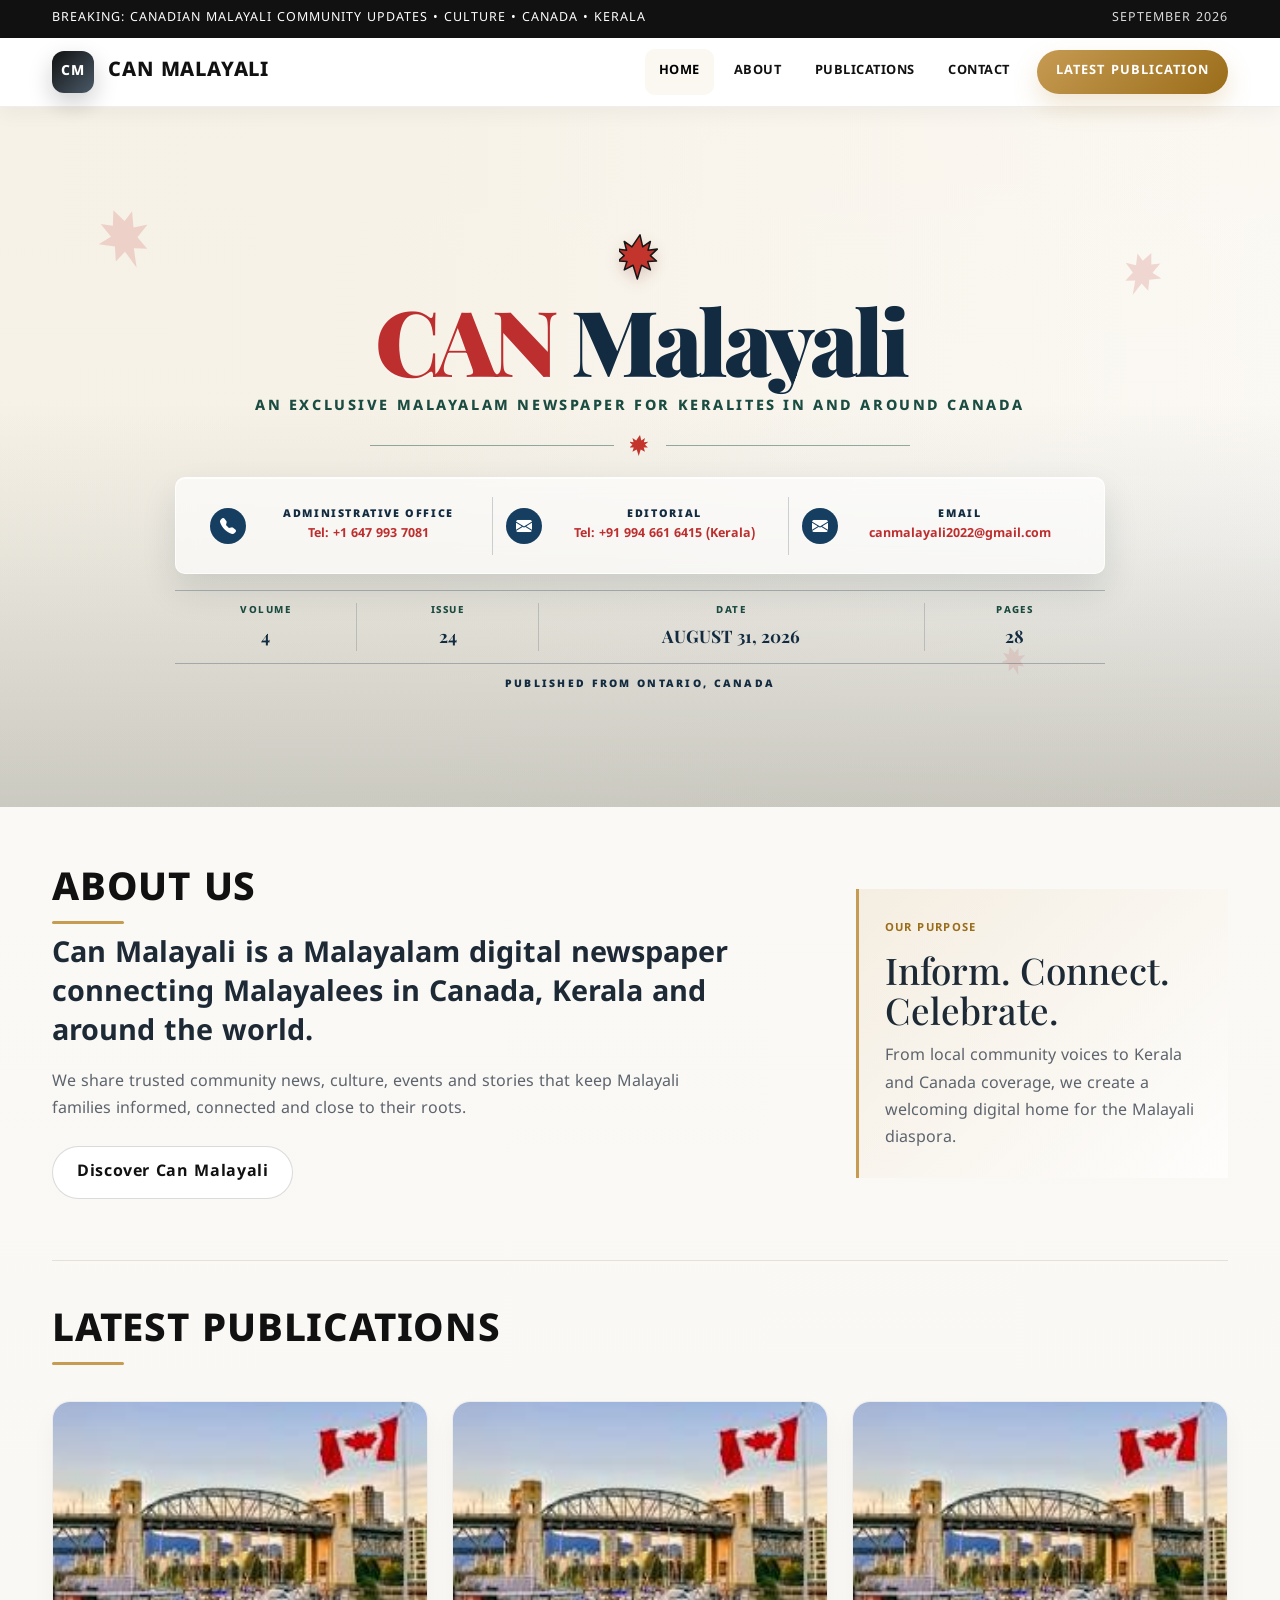
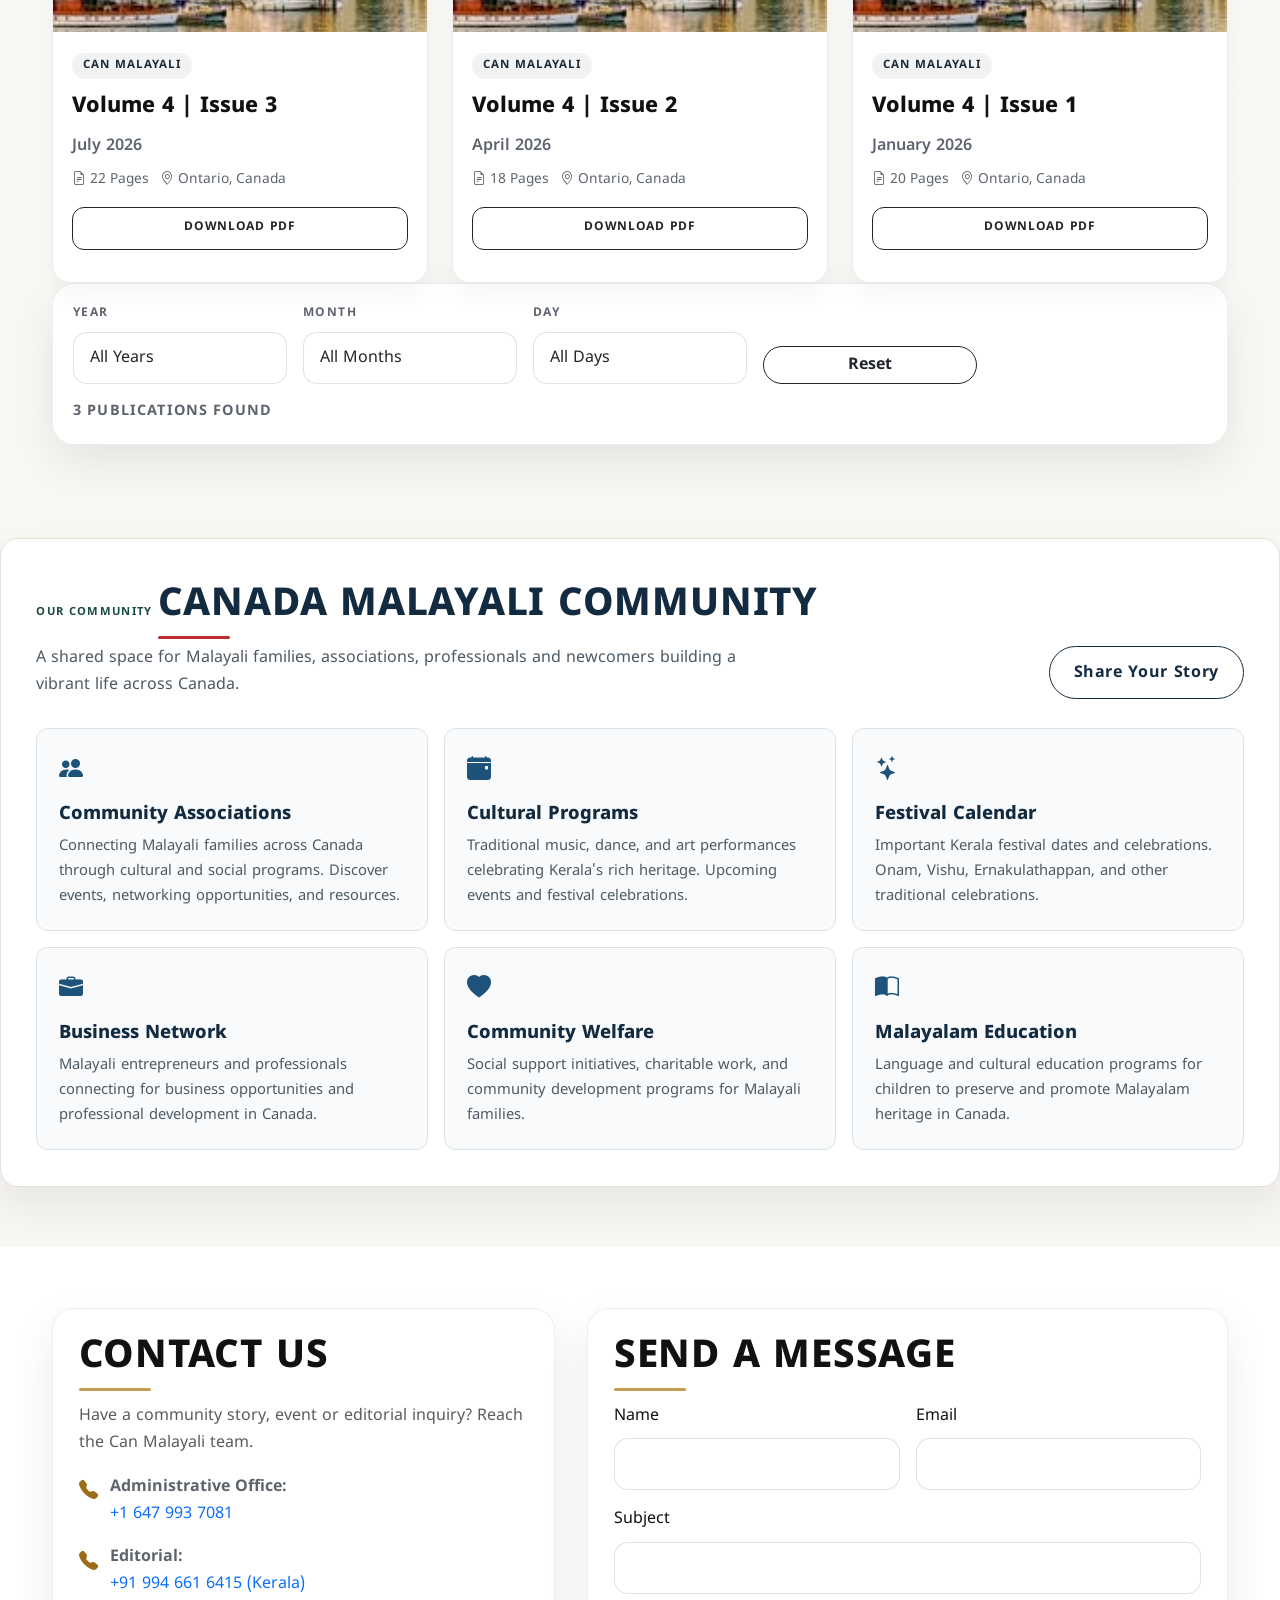
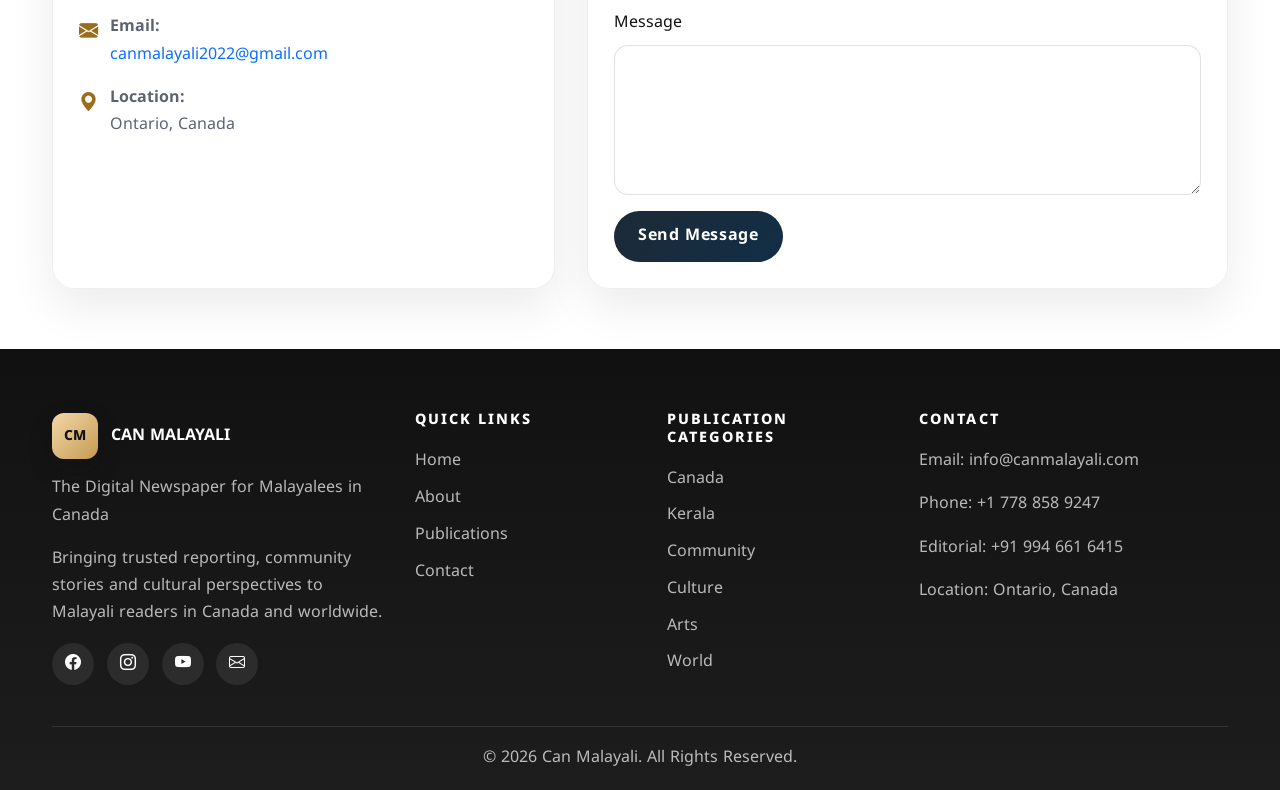
<file: index.html>
<!DOCTYPE html>
<html lang="en">
  <head>
    <meta charset="UTF-8" />
    <meta name="viewport" content="width=device-width, initial-scale=1.0" />
    <title>Can Malayali | The Digital Newspaper for Malayalees in Canada</title>
    <meta name="description" content="Can Malayali is a Malayalam digital newspaper bringing news, stories, culture and community updates for Malayalees in Canada and around the world." />
    <meta property="og:title" content="Can Malayali | The Digital Newspaper for Malayalees in Canada" />
    <meta property="og:description" content="Can Malayali is a Malayalam digital newspaper bringing news, stories, culture and community updates for Malayalees in Canada and around the world." />
    <meta property="og:type" content="website" />
    <meta property="og:url" content="https://devashilpa.github.io/canmalayali/" />
    <meta property="og:image" content="assets/images/hero.jpg" />
    <link rel="preconnect" href="https://fonts.googleapis.com" />
    <link rel="preconnect" href="https://fonts.gstatic.com" crossorigin />
    <link href="https://fonts.googleapis.com/css2?family=Noto+Sans+Malayalam:wght@400;500;700;800;900&family=Playfair+Display:wght@700;800;900&display=swap" rel="stylesheet" />
    <link href="https://cdn.jsdelivr.net/npm/bootstrap@5.3.3/dist/css/bootstrap.min.css" rel="stylesheet" />
    <link href="https://cdn.jsdelivr.net/npm/bootstrap-icons@1.11.3/font/bootstrap-icons.min.css" rel="stylesheet" />
    <link rel="stylesheet" href="css/style.css" />
  </head>
  <body>
    <div class="topbar">
      <div class="container">
        <div class="news-flash">Breaking: Canadian Malayali community updates • Culture • Canada • Kerala</div>
        <div class="date">September 2026</div>
      </div>
    </div>

    <nav class="navbar navbar-expand-lg">
      <div class="container">
        <a class="navbar-brand" href="index.html" aria-label="Can Malayali home page">
          <span class="brand-mark">CM</span>
          <span>CAN MALAYALI</span>
        </a>
        <button class="navbar-toggler" type="button" data-bs-toggle="collapse" data-bs-target="#mainNav" aria-label="Toggle navigation">
          <span class="navbar-toggler-icon"></span>
        </button>
        <div class="collapse navbar-collapse" id="mainNav">
          <ul class="navbar-nav ms-auto mb-2 mb-lg-0">
            <li class="nav-item"><a class="nav-link active" href="index.html">Home</a></li>
            <li class="nav-item"><a class="nav-link" href="#about">About</a></li>
            <li class="nav-item"><a class="nav-link" href="#publications">Publications</a></li>
            <li class="nav-item"><a class="nav-link" href="#contact">Contact</a></li>
            <li class="nav-item ms-lg-2"><a class="btn navbar-btn" href="#publications">Latest Publication</a></li>
          </ul>
        </div>
      </div>
    </nav>

    <header class="hero-section">
      <div class="hero-atmosphere" aria-hidden="true">
        <span class="maple-leaf maple-leaf-one"></span>
        <span class="maple-leaf maple-leaf-two"></span>
        <span class="maple-leaf maple-leaf-three"></span>
      </div>
      <div class="container hero-container">
        <div class="hero-masthead">
          <div class="maple-emblem" aria-hidden="true"><svg viewBox="0 0 100 125"><path d="M50 5l7 31 20-14-6 23 24-3-18 17 16 14-23 1 7 22-23-12-11 36-11-36-23 12 7-22-23-1 16-14-18-17 24 3-6-23 20 14z" /></svg></div>
          <h1 class="hero-title"><span>CAN</span> Malayali</h1>
          <div class="hero-subtitle">AN EXCLUSIVE MALAYALAM  NEWSPAPER FOR KERALITES IN AND AROUND CANADA</div>
          <div class="hero-divider" aria-hidden="true"><span class="maple-emblem maple-emblem-small"><svg viewBox="0 0 100 125"><path d="M50 5l7 31 20-14-6 23 24-3-18 17 16 14-23 1 7 22-23-12-11 36-11-36-23 12 7-22-23-1 16-14-18-17 24 3-6-23 20 14z" /></svg></span></div>

          <div class="hero-contact-panel">
            <div class="hero-contact-item">
              <i class="bi bi-telephone-fill hero-contact-icon" aria-hidden="true"></i>
              <span class="hero-contact-label">Administrative Office</span>
              <a href="tel:+16479937081">Tel: +1 647 993 7081</a>
            </div>
            <div class="hero-contact-item">
              <i class="bi bi-envelope-fill hero-contact-icon" aria-hidden="true"></i>
              <span class="hero-contact-label">Editorial</span>
              <span>Tel: +91 994 661 6415 (Kerala)</span>
            </div>
            <div class="hero-contact-item">
              <i class="bi bi-envelope-fill hero-contact-icon" aria-hidden="true"></i>
              <span class="hero-contact-label">Email</span>
              <a href="mailto:canmalayali2022@gmail.com">canmalayali2022@gmail.com</a>
            </div>
          </div>

          <div class="hero-publication-strip" aria-label="Publication information">
            <div><span>Volume</span><strong>4</strong></div>
            <div><span>Issue</span><strong>24</strong></div>
            <div><span>Date</span><strong>August 31, 2026</strong></div>
            <div><span>Pages</span><strong>28</strong></div>
          </div>
          <div class="hero-origin">Published from Ontario, Canada</div>
        </div>
      </div>
    </header>

    <main>
      <section id="about" class="content-section">
        <div class="container">
          <div class="homepage-about-grid">
            <div>
              <h2 class="section-heading">About Us</h2>
              <p class="homepage-about-lead">Can Malayali is a Malayalam digital newspaper connecting Malayalees in Canada, Kerala and around the world.</p>
              <p class="homepage-about-copy">We share trusted community news, culture, events and stories that keep Malayali families informed, connected and close to their roots.</p>
              <a href="#about" class="btn btn-outline-primary">Discover Can Malayali</a>
            </div>
            <div class="homepage-about-note">
              <span class="category-label">Our purpose</span>
              <h3>Inform. Connect. Celebrate.</h3>
              <p>From local community voices to Kerala and Canada coverage, we create a welcoming digital home for the Malayali diaspora.</p>
            </div>
          </div>

        

          <div id="publications" class="homepage-publication-heading">
            <div class="d-flex justify-content-between align-items-end flex-wrap gap-3 mb-4">
              <h2 class="section-heading">Latest Publications</h2>
            </div>
            <div id="latestPublication" class="publication-grid"></div>
            <div class="filter-panel homepage-filter-panel">
              <div class="filter-grid">
                <div class="field">
                  <label for="yearFilter">Year</label>
                  <select id="yearFilter" class="form-select"><option value="">All Years</option></select>
                </div>
                <div class="field">
                  <label for="monthFilter">Month</label>
                  <select id="monthFilter" class="form-select"><option value="">All Months</option></select>
                </div>
                <div class="field">
                  <label for="dayFilter">Day</label>
                  <select id="dayFilter" class="form-select"><option value="">All Days</option></select>
                </div>
                <div class="field">
                  <div class="filter-actions">
                    <button id="reset-button" class="btn btn-outline-dark w-100" type="button">Reset</button>
                  </div>
                </div>
              </div>
              <div id="latestResultCount" class="results-count mt-3">3 Latest Publications</div>
            </div>
          </div>
        </div>
      </section>

        <section id="community" class="community-section bg-white">
            <div class="community-heading-row">
              <div>
                <span class="category-label">Our community</span>
                <h2 id="community-title" class="section-heading">Canada Malayali Community</h2>
                <p class="community-intro">A shared space for Malayali families, associations, professionals and newcomers building a vibrant life across Canada.</p>
              </div>
              <a href="#contact" class="btn btn-outline-primary">Share Your Story</a>
            </div>
            <div class="community-grid">
              <article class="community-card">
                <i class="bi bi-people-fill" aria-hidden="true"></i>
                <h3>Community Associations</h3>
                <p>Connecting Malayali families across Canada through cultural and social programs. Discover events, networking opportunities, and resources.</p>
              </article>
              <article class="community-card">
                <i class="bi bi-calendar-event-fill" aria-hidden="true"></i>
                <h3>Cultural Programs</h3>
                <p>Traditional music, dance, and art performances celebrating Kerala's rich heritage. Upcoming events and festival celebrations.</p>
              </article>
              <article class="community-card">
                <i class="bi bi-stars" aria-hidden="true"></i>
                <h3>Festival Calendar</h3>
                <p>Important Kerala festival dates and celebrations. Onam, Vishu, Ernakulathappan, and other traditional celebrations.</p>
              </article>
              <article class="community-card">
                <i class="bi bi-briefcase-fill" aria-hidden="true"></i>
                <h3>Business Network</h3>
                <p>Malayali entrepreneurs and professionals connecting for business opportunities and professional development in Canada.</p>
              </article>
              <article class="community-card">
                <i class="bi bi-heart-fill" aria-hidden="true"></i>
                <h3>Community Welfare</h3>
                <p>Social support initiatives, charitable work, and community development programs for Malayali families.</p>
              </article>
              <article class="community-card">
                <i class="bi bi-book-half" aria-hidden="true"></i>
                <h3>Malayalam Education</h3>
                <p>Language and cultural education programs for children to preserve and promote Malayalam heritage in Canada.</p>
              </article>
            </div>
          </section>

      <section id="contact" class="content-section bg-white" aria-labelledby="homepage-contact-title">
        <div class="container">
          <div class="contact-grid">
            <div class="contact-card">
              <h2 id="homepage-contact-title" class="section-heading">Contact Us</h2>
              <p class="text-muted">Have a community story, event or editorial inquiry? Reach the Can Malayali team.</p>
              <ul class="contact-list">
                <li><i class="bi bi-telephone-fill"></i><div><strong>Administrative Office:</strong><br /><a href="tel:+16479937081">+1 647 993 7081</a></div></li>
                <li><i class="bi bi-telephone-fill"></i><div><strong>Editorial:</strong><br /><a href="tel:+919946616415">+91 994 661 6415 (Kerala)</a></div></li>
                <li><i class="bi bi-envelope-fill"></i><div><strong>Email:</strong><br /><a href="mailto:canmalayali2022@gmail.com">canmalayali2022@gmail.com</a></div></li>
                <li><i class="bi bi-geo-alt-fill"></i><div><strong>Location:</strong><br />Ontario, Canada</div></li>
              </ul>
            </div>

            <div class="contact-card">
              <h2 class="section-heading">Send a Message</h2>
              <form id="contactForm" novalidate>
                <div class="row g-3">
                  <div class="col-md-6">
                    <label for="homepageName" class="form-label">Name</label>
                    <input type="text" class="form-control" id="homepageName" name="name" required />
                  </div>
                  <div class="col-md-6">
                    <label for="homepageEmail" class="form-label">Email</label>
                    <input type="email" class="form-control" id="homepageEmail" name="email" required />
                  </div>
                  <div class="col-12">
                    <label for="homepageSubject" class="form-label">Subject</label>
                    <input type="text" class="form-control" id="homepageSubject" name="subject" required />
                  </div>
                  <div class="col-12">
                    <label for="homepageMessage" class="form-label">Message</label>
                    <textarea class="form-control" id="homepageMessage" name="message" required></textarea>
                  </div>
                  <div class="col-12">
                    <button type="submit" class="btn btn-primary">Send Message</button>
                  </div>
                </div>
              </form>
              <div id="contactSuccess" class="alert alert-success mt-3 d-none" role="alert"></div>
            </div>
          </div>
        </div>
      </section>


      <!-- <section class="content-section bg-white">
        <div class="container">
          <h2 class="section-heading">Featured News</h2>
          <div class="featured-grid mt-4">
            <article class="article-card">
              <div class="image-wrap">
                <img src="https://images.unsplash.com/photo-1529156069898-49953e39b3ac?auto=format&fit=crop&w=900&q=80" alt="Canadian Malayali community event" />
              </div>
              <div class="card-body">
                <span class="badge">Canadian Malayali Community News</span>
                <h3>Canadian Malayali community comes together for cultural celebrations</h3>
                <p>Families and associations gathered to celebrate Malayali heritage, language and shared belonging.</p>
                <a href="#about" class="btn btn-outline-primary btn-sm">Read More</a>
              </div>
            </article>

            <article class="article-card">
              <div class="image-wrap">
                <img src="https://images.unsplash.com/photo-1516483638261-f4dbaf036963?auto=format&fit=crop&w=900&q=80" alt="Kerala landscape" />
              </div>
              <div class="card-body">
                <span class="badge">Kerala News</span>
                <h3>Kerala invests in connectivity, growth and public development</h3>
                <p>New infrastructure and regional development plans continue shaping Kerala's long-term progress.</p>
                <a href="#about" class="btn btn-outline-primary btn-sm">Read More</a>
              </div>
            </article>

            <article class="article-card">
              <div class="image-wrap">
                <img src="https://images.unsplash.com/photo-1486406146926-c627a92ad1ab?auto=format&fit=crop&w=900&q=80" alt="Canada city skyline" />
              </div>
              <div class="card-body">
                <span class="badge">Canada News</span>
                <h3>Ontario economy strengthens as new opportunities open across sectors</h3>
                <p>Canadian communities continue to grow with new business, investment and civic development opportunities.</p>
                <a href="#about" class="btn btn-outline-primary btn-sm">Read More</a>
              </div>
            </article>

            <article class="article-card">
              <div class="image-wrap">
                <img src="https://images.unsplash.com/photo-1522202176988-66273c2fd55f?auto=format&fit=crop&w=900&q=80" alt="Community event crowd" />
              </div>
              <div class="card-body">
                <span class="badge">Community Events</span>
                <h3>Upcoming events celebrate culture, networking and family connection</h3>
                <p>Festivals, meetups and volunteer initiatives keep the diaspora strong and connected.</p>
                <a href="#about" class="btn btn-outline-primary btn-sm">Read More</a>
              </div>
            </article>

            <article class="article-card">
              <div class="image-wrap">
                <img src="https://images.unsplash.com/photo-1516280440614-37939bbacd81?auto=format&fit=crop&w=900&q=80" alt="Culture and arts" />
              </div>
              <div class="card-body">
                <span class="badge">Culture & Arts</span>
                <h3>Malayali art and literature remain vibrant across the diaspora</h3>
                <p>Stories, music, theatre and creative work continue to preserve and strengthen community identity.</p>
                <a href="#about" class="btn btn-outline-primary btn-sm">Read More</a>
              </div>
            </article>

            <article class="article-card">
              <div class="image-wrap">
                <img src="https://images.unsplash.com/photo-1522202176988-66273c2fd55f?auto=format&fit=crop&w=900&q=80" alt="Immigration and community update" />
              </div>
              <div class="card-body">
                <span class="badge">Immigration & Community Updates</span>
                <h3>Newcomers share pathways to belonging, growth and success</h3>
                <p>Settlement stories and community support networks help families build stable, vibrant futures in Canada.</p>
                <a href="#about" class="btn btn-outline-primary btn-sm">Read More</a>
              </div>
            </article>
          </div>
        </div>
      </section> -->
    </main>

    <footer class="footer">
      <div class="container">
        <div class="footer-grid">
          <div>
            <div class="footer-brand">
              <span class="brand-mark">CM</span>
              <div>
                <strong class="d-block text-white">CAN MALAYALI</strong>
              </div>
            </div>
            <p class="mb-3">The Digital Newspaper for Malayalees in Canada</p>
            <p>Bringing trusted reporting, community stories and cultural perspectives to Malayali readers in Canada and worldwide.</p>
            <div class="social-links">
              <a href="#" aria-label="Facebook"><i class="bi bi-facebook"></i></a>
              <a href="#" aria-label="Instagram"><i class="bi bi-instagram"></i></a>
              <a href="#" aria-label="YouTube"><i class="bi bi-youtube"></i></a>
              <a href="mailto:info@canmalayali.com" aria-label="Email"><i class="bi bi-envelope"></i></a>
            </div>
          </div>

          <div>
            <h4>Quick Links</h4>
            <ul class="footer-links">
              <li><a href="index.html">Home</a></li>
              <li><a href="#about">About</a></li>
              <li><a href="#publications">Publications</a></li>
              <li><a href="#contact">Contact</a></li>
            </ul>
          </div>

          <div>
            <h4>Publication Categories</h4>
            <ul class="footer-categories">
              <li><a href="#publications">Canada</a></li>
              <li><a href="#publications">Kerala</a></li>
              <li><a href="#community">Community</a></li>
              <li><a href="#community">Culture</a></li>
              <li><a href="#community">Arts</a></li>
              <li><a href="#community">World</a></li>
            </ul>
          </div>

          <div>
            <h4>Contact</h4>
            <p>Email: <a href="mailto:info@canmalayali.com">info@canmalayali.com</a></p>
            <p>Phone: +1 778 858 9247</p>
            <p>Editorial: +91 994 661 6415</p>
            <p>Location: Ontario, Canada</p>
          </div>
        </div>
        <div class="footer-bottom">© 2026 Can Malayali. All Rights Reserved.</div>
      </div>
    </footer>

    <div class="modal fade" id="paymentModal" tabindex="-1" aria-labelledby="paymentModalLabel" aria-hidden="true">
      <div class="modal-dialog modal-dialog-centered">
        <div class="modal-content payment-modal">
          <div class="modal-header">
            <h2 class="modal-title" id="paymentModalLabel">Choose Payment Method</h2>
            <button type="button" class="btn-close" data-bs-dismiss="modal" aria-label="Close"></button>
          </div>
          <form id="paymentForm">
            <div class="modal-body">
              <p class="text-muted">Select a payment method to access this publication PDF.</p>
              <label class="payment-option"><input type="radio" name="paymentMethod" value="card" required /> Credit or debit card</label>
              <label class="payment-option"><input type="radio" name="paymentMethod" value="interac" /> Interac e-Transfer</label>
              <label class="payment-option"><input type="radio" name="paymentMethod" value="paypal" /> PayPal</label>
              <div id="paymentMessage" class="alert alert-warning d-none mt-3 mb-0" role="status"></div>
            </div>
            <div class="modal-footer">
              <button type="button" class="btn btn-outline-dark" data-bs-dismiss="modal">Cancel</button>
              <button type="submit" class="btn btn-primary">Continue to Payment</button>
            </div>
          </form>
        </div>
      </div>
    </div>

    <button type="button" class="back-to-top" aria-label="Back to top"><i class="bi bi-arrow-up"></i></button>

    <script src="https://cdn.jsdelivr.net/npm/bootstrap@5.3.3/dist/js/bootstrap.bundle.min.js"></script>
    <script src="js/publications.js"></script>
    <script src="js/main.js"></script>
  </body>
</html>
</file>
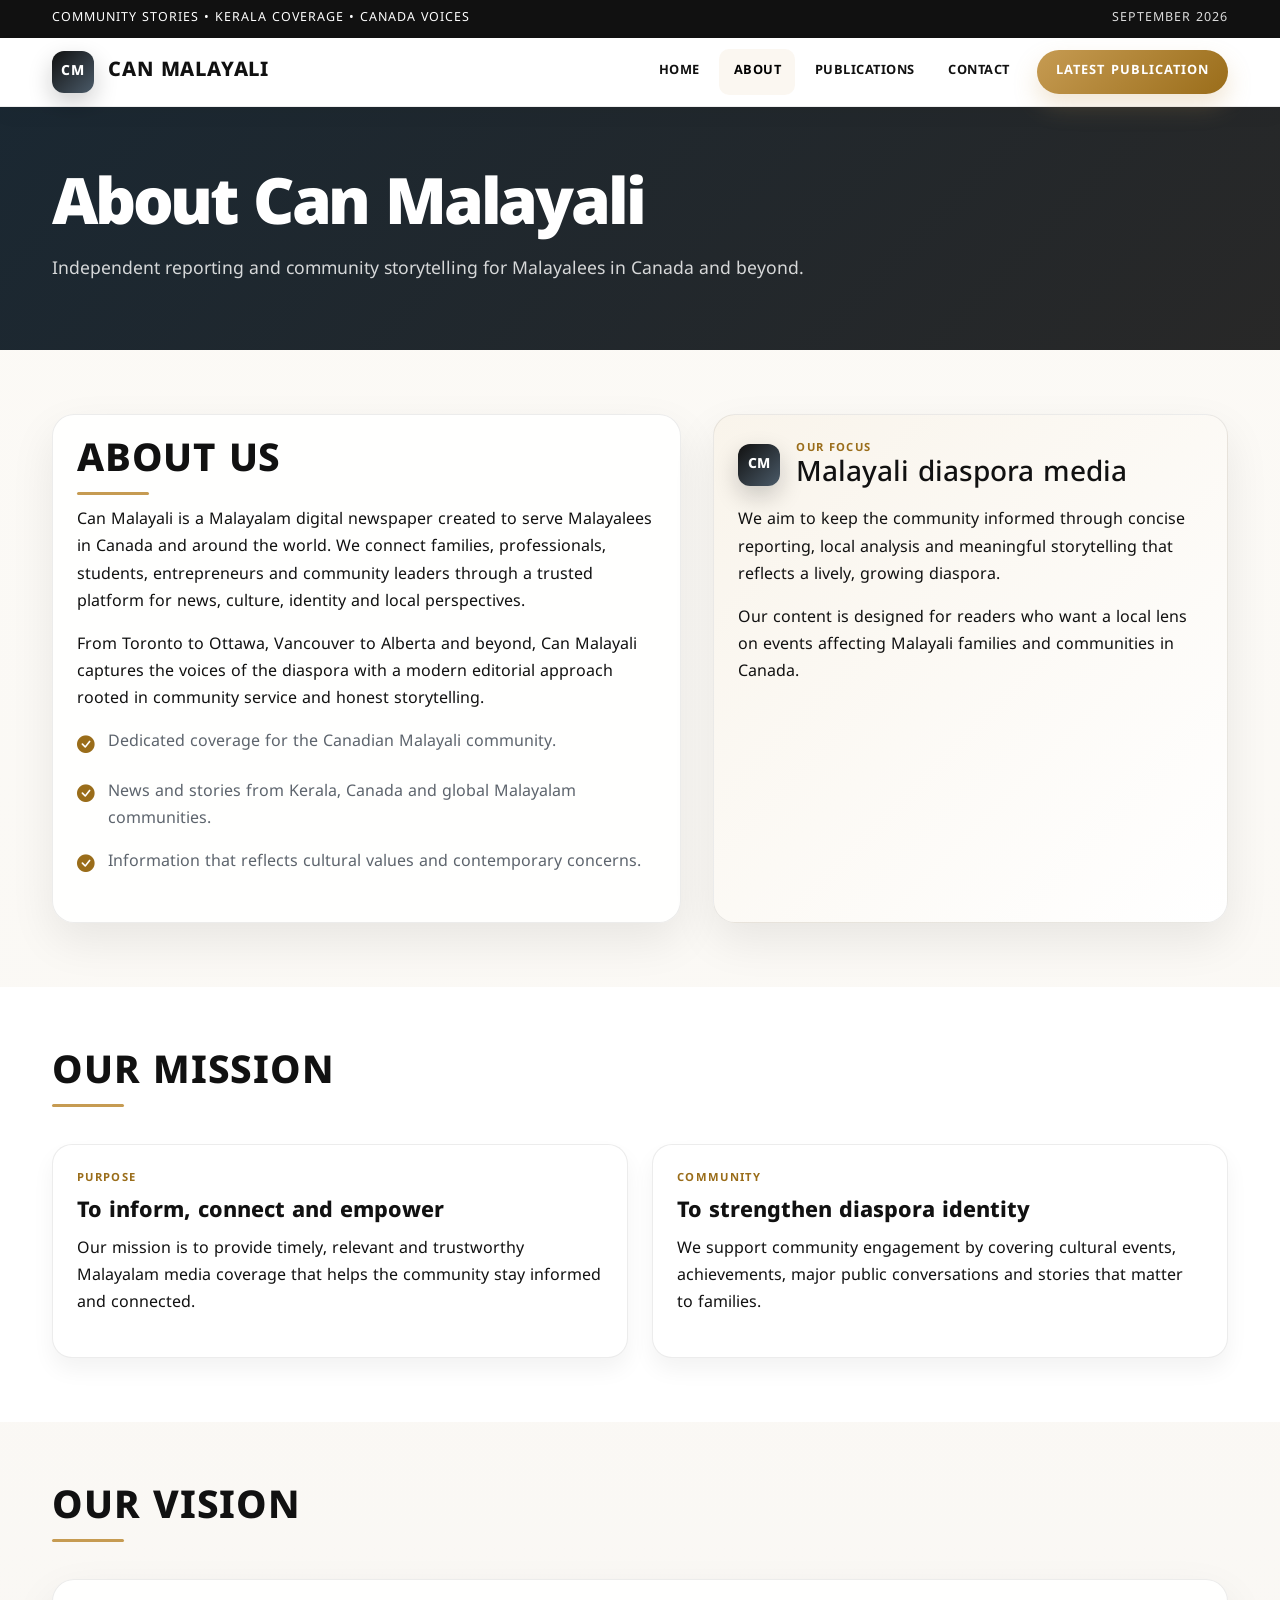
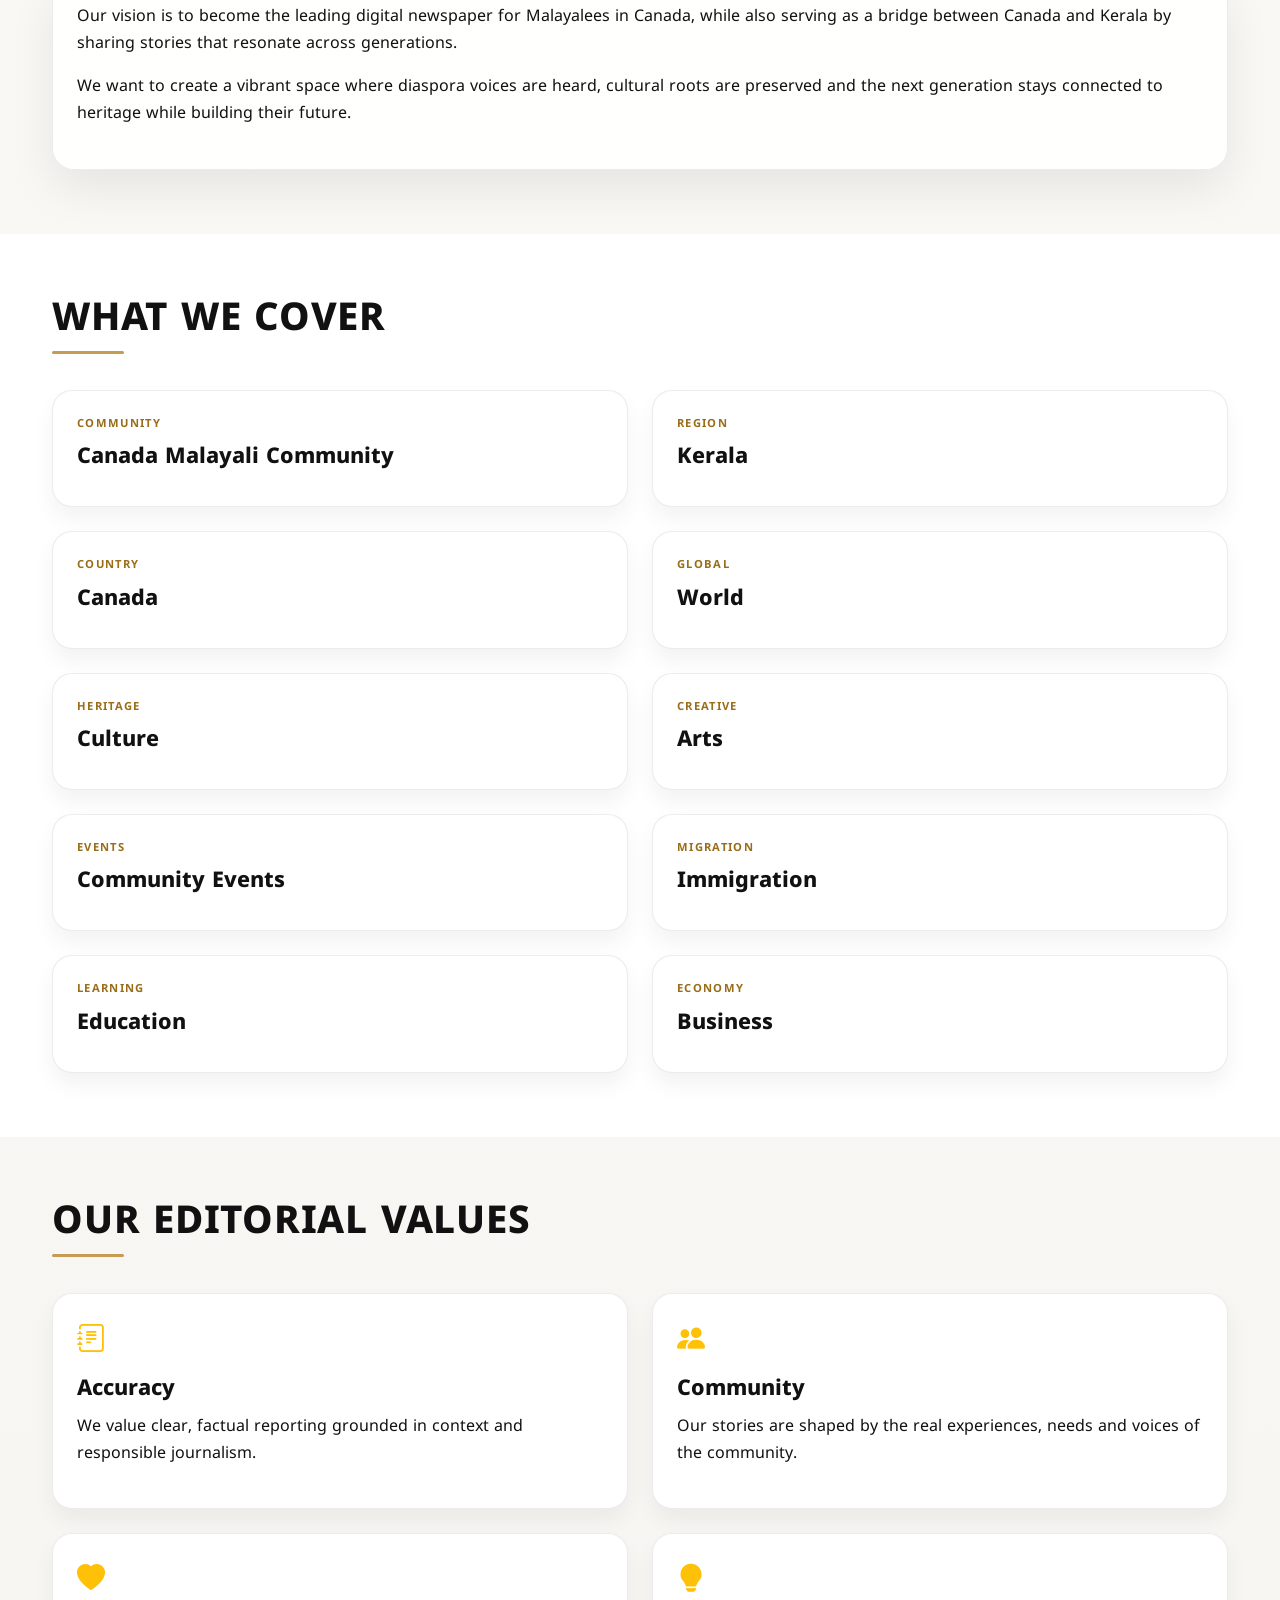
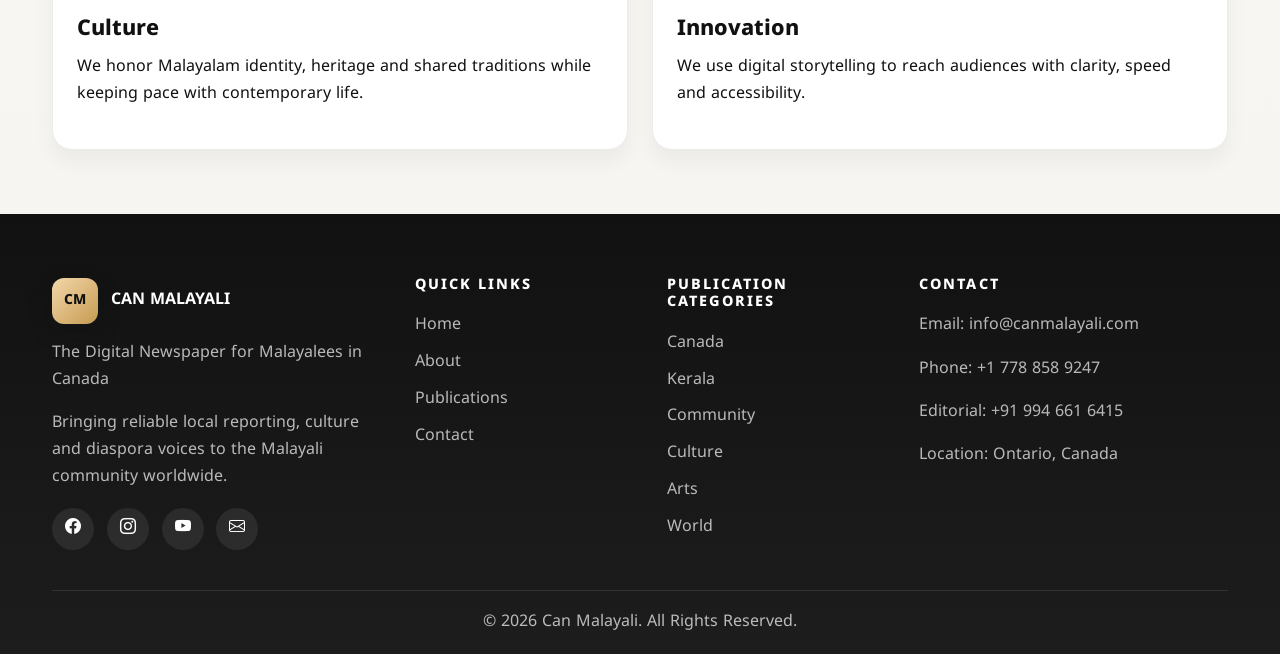
<file: about.html>
<!DOCTYPE html>
<html lang="en">
  <head>
    <meta charset="UTF-8" />
    <meta name="viewport" content="width=device-width, initial-scale=1.0" />
    <title>About | Can Malayali</title>
    <meta name="description" content="Learn more about Can Malayali, the Malayalam digital newspaper for Malayalees in Canada and around the world." />
    <meta property="og:title" content="About Can Malayali" />
    <meta property="og:description" content="Can Malayali is a Malayalam digital newspaper for Malayalees in Canada and around the world." />
    <meta property="og:type" content="website" />
    <meta property="og:url" content="https://devashilpa.github.io/canmalayali/about.html" />
    <link rel="preconnect" href="https://fonts.googleapis.com" />
    <link rel="preconnect" href="https://fonts.gstatic.com" crossorigin />
    <link href="https://fonts.googleapis.com/css2?family=Noto+Sans+Malayalam:wght@400;500;700;800;900&family=Playfair+Display:wght@700;800;900&display=swap" rel="stylesheet" />
    <link href="https://cdn.jsdelivr.net/npm/bootstrap@5.3.3/dist/css/bootstrap.min.css" rel="stylesheet" />
    <link href="https://cdn.jsdelivr.net/npm/bootstrap-icons@1.11.3/font/bootstrap-icons.min.css" rel="stylesheet" />
    <link rel="stylesheet" href="css/style.css" />
  </head>
  <body>
    <div class="topbar">
      <div class="container">
        <div class="news-flash">Community stories • Kerala coverage • Canada voices</div>
        <div class="date">September 2026</div>
      </div>
    </div>

    <nav class="navbar navbar-expand-lg">
      <div class="container">
        <a class="navbar-brand" href="index.html" aria-label="Can Malayali home page">
          <span class="brand-mark">CM</span>
          <span>CAN MALAYALI</span>
        </a>
        <button class="navbar-toggler" type="button" data-bs-toggle="collapse" data-bs-target="#mainNav" aria-label="Toggle navigation">
          <span class="navbar-toggler-icon"></span>
        </button>
        <div class="collapse navbar-collapse" id="mainNav">
          <ul class="navbar-nav ms-auto mb-2 mb-lg-0">
            <li class="nav-item"><a class="nav-link" href="index.html">Home</a></li>
            <li class="nav-item"><a class="nav-link active" href="about.html">About</a></li>
            <li class="nav-item"><a class="nav-link" href="publications.html">Publications</a></li>
            <li class="nav-item"><a class="nav-link" href="contact.html">Contact</a></li>
            <li class="nav-item ms-lg-2"><a class="btn navbar-btn" href="publications.html">Latest Publication</a></li>
          </ul>
        </div>
      </div>
    </nav>

    <header class="page-header">
      <div class="container">
        <h1>About Can Malayali</h1>
        <p>Independent reporting and community storytelling for Malayalees in Canada and beyond.</p>
      </div>
    </header>

    <main>
      <section class="page-section">
        <div class="container">
          <div class="about-layout">
            <div class="editorial-box">
              <h2 class="section-heading">About Us</h2>
              <p>Can Malayali is a Malayalam digital newspaper created to serve Malayalees in Canada and around the world. We connect families, professionals, students, entrepreneurs and community leaders through a trusted platform for news, culture, identity and local perspectives.</p>
              <p>From Toronto to Ottawa, Vancouver to Alberta and beyond, Can Malayali captures the voices of the diaspora with a modern editorial approach rooted in community service and honest storytelling.</p>
              <ul class="highlight-list">
                <li><i class="bi bi-check-circle-fill"></i><span>Dedicated coverage for the Canadian Malayali community.</span></li>
                <li><i class="bi bi-check-circle-fill"></i><span>News and stories from Kerala, Canada and global Malayalam communities.</span></li>
                <li><i class="bi bi-check-circle-fill"></i><span>Information that reflects cultural values and contemporary concerns.</span></li>
              </ul>
            </div>

            <div class="profile-card">
              <div class="d-flex align-items-center gap-3 mb-3">
                <span class="brand-mark">CM</span>
                <div>
                  <div class="category-label">Our focus</div>
                  <h3 class="mb-0">Malayali diaspora media</h3>
                </div>
              </div>
              <p>We aim to keep the community informed through concise reporting, local analysis and meaningful storytelling that reflects a lively, growing diaspora.</p>
              <p class="mb-0">Our content is designed for readers who want a local lens on events affecting Malayali families and communities in Canada.</p>
            </div>
          </div>
        </div>
      </section>

      <section class="page-section bg-white">
        <div class="container">
          <h2 class="section-heading">Our Mission</h2>
          <div class="mission-grid mt-4">
            <div class="mission-box">
              <div class="category-label">Purpose</div>
              <h3>To inform, connect and empower</h3>
              <p>Our mission is to provide timely, relevant and trustworthy Malayalam media coverage that helps the community stay informed and connected.</p>
            </div>
            <div class="mission-box">
              <div class="category-label">Community</div>
              <h3>To strengthen diaspora identity</h3>
              <p>We support community engagement by covering cultural events, achievements, major public conversations and stories that matter to families.</p>
            </div>
          </div>
        </div>
      </section>

      <section class="page-section">
        <div class="container">
          <h2 class="section-heading">Our Vision</h2>
          <div class="editorial-box mt-4">
            <p>Our vision is to become the leading digital newspaper for Malayalees in Canada, while also serving as a bridge between Canada and Kerala by sharing stories that resonate across generations.</p>
            <p>We want to create a vibrant space where diaspora voices are heard, cultural roots are preserved and the next generation stays connected to heritage while building their future.</p>
          </div>
        </div>
      </section>

      <section class="page-section bg-white">
        <div class="container">
          <h2 class="section-heading">What We Cover</h2>
          <div class="mission-grid mt-4">
            <div class="mission-box"><div class="category-label">Community</div><h3>Canada Malayali Community</h3></div>
            <div class="mission-box"><div class="category-label">Region</div><h3>Kerala</h3></div>
            <div class="mission-box"><div class="category-label">Country</div><h3>Canada</h3></div>
            <div class="mission-box"><div class="category-label">Global</div><h3>World</h3></div>
            <div class="mission-box"><div class="category-label">Heritage</div><h3>Culture</h3></div>
            <div class="mission-box"><div class="category-label">Creative</div><h3>Arts</h3></div>
            <div class="mission-box"><div class="category-label">Events</div><h3>Community Events</h3></div>
            <div class="mission-box"><div class="category-label">Migration</div><h3>Immigration</h3></div>
            <div class="mission-box"><div class="category-label">Learning</div><h3>Education</h3></div>
            <div class="mission-box"><div class="category-label">Economy</div><h3>Business</h3></div>
          </div>
        </div>
      </section>

      <section class="page-section">
        <div class="container">
          <h2 class="section-heading">Our Editorial Values</h2>
          <div class="mission-grid mt-4">
            <div class="mission-box">
              <i class="bi bi-journal-text fs-3 text-warning"></i>
              <h3>Accuracy</h3>
              <p>We value clear, factual reporting grounded in context and responsible journalism.</p>
            </div>
            <div class="mission-box">
              <i class="bi bi-people-fill fs-3 text-warning"></i>
              <h3>Community</h3>
              <p>Our stories are shaped by the real experiences, needs and voices of the community.</p>
            </div>
            <div class="mission-box">
              <i class="bi bi-heart-fill fs-3 text-warning"></i>
              <h3>Culture</h3>
              <p>We honor Malayalam identity, heritage and shared traditions while keeping pace with contemporary life.</p>
            </div>
            <div class="mission-box">
              <i class="bi bi-lightbulb-fill fs-3 text-warning"></i>
              <h3>Innovation</h3>
              <p>We use digital storytelling to reach audiences with clarity, speed and accessibility.</p>
            </div>
          </div>
        </div>
      </section>
    </main>

    <footer class="footer">
      <div class="container">
        <div class="footer-grid">
          <div>
            <div class="footer-brand">
              <span class="brand-mark">CM</span>
              <div>
                <strong class="d-block text-white">CAN MALAYALI</strong>
              </div>
            </div>
            <p class="mb-3">The Digital Newspaper for Malayalees in Canada</p>
            <p>Bringing reliable local reporting, culture and diaspora voices to the Malayali community worldwide.</p>
            <div class="social-links">
              <a href="#" aria-label="Facebook"><i class="bi bi-facebook"></i></a>
              <a href="#" aria-label="Instagram"><i class="bi bi-instagram"></i></a>
              <a href="#" aria-label="YouTube"><i class="bi bi-youtube"></i></a>
              <a href="mailto:info@canmalayali.com" aria-label="Email"><i class="bi bi-envelope"></i></a>
            </div>
          </div>

          <div>
            <h4>Quick Links</h4>
            <ul class="footer-links">
              <li><a href="index.html">Home</a></li>
              <li><a href="about.html">About</a></li>
              <li><a href="publications.html">Publications</a></li>
              <li><a href="contact.html">Contact</a></li>
            </ul>
          </div>

          <div>
            <h4>Publication Categories</h4>
            <ul class="footer-categories">
              <li><a href="publications.html">Canada</a></li>
              <li><a href="publications.html">Kerala</a></li>
              <li><a href="publications.html">Community</a></li>
              <li><a href="publications.html">Culture</a></li>
              <li><a href="publications.html">Arts</a></li>
              <li><a href="publications.html">World</a></li>
            </ul>
          </div>

          <div>
            <h4>Contact</h4>
            <p>Email: <a href="mailto:info@canmalayali.com">info@canmalayali.com</a></p>
            <p>Phone: +1 778 858 9247</p>
            <p>Editorial: +91 994 661 6415</p>
            <p>Location: Ontario, Canada</p>
          </div>
        </div>
        <div class="footer-bottom">© 2026 Can Malayali. All Rights Reserved.</div>
      </div>
    </footer>

    <button type="button" class="back-to-top" aria-label="Back to top"><i class="bi bi-arrow-up"></i></button>

    <script src="https://cdn.jsdelivr.net/npm/bootstrap@5.3.3/dist/js/bootstrap.bundle.min.js"></script>
    <script src="js/publications.js"></script>
    <script src="js/main.js"></script>
  </body>
</html>
</file>
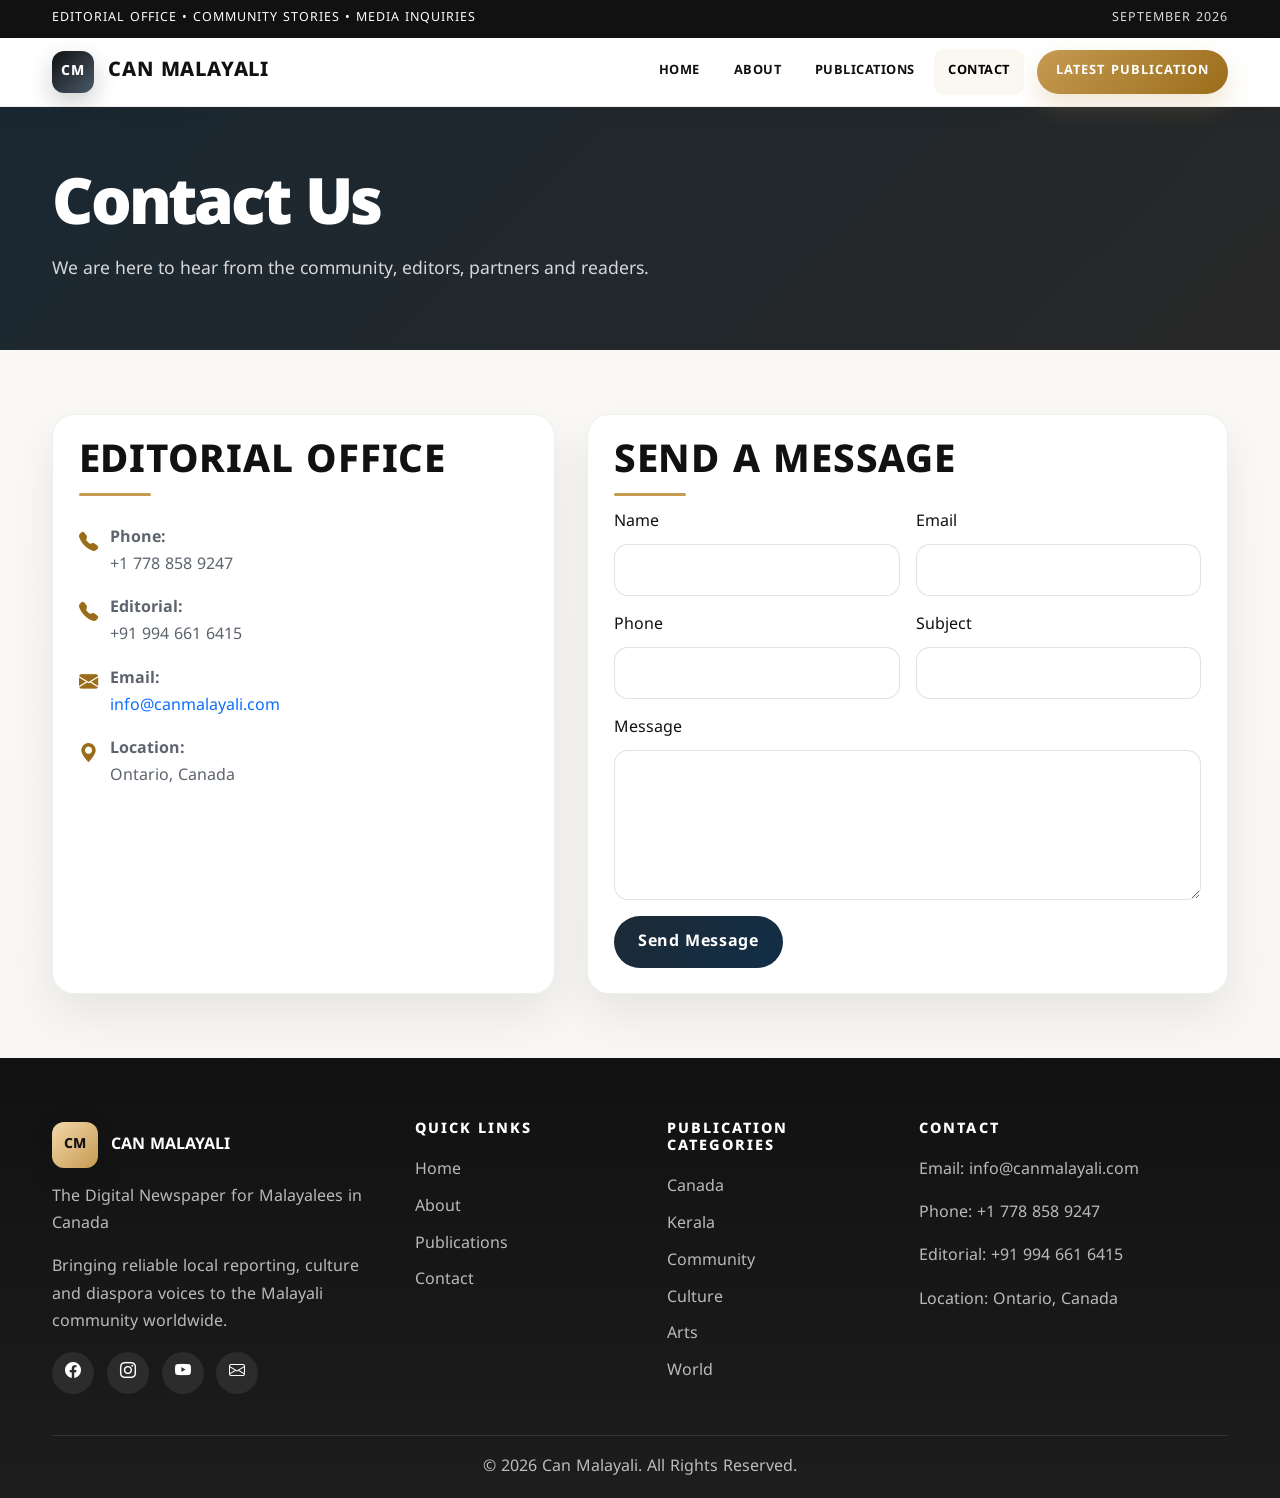
<file: contact.html>
<!DOCTYPE html>
<html lang="en">
  <head>
    <meta charset="UTF-8" />
    <meta name="viewport" content="width=device-width, initial-scale=1.0" />
    <title>Contact | Can Malayali</title>
    <meta name="description" content="Contact Can Malayali for editorial inquiries, community stories, and media opportunities." />
    <meta property="og:title" content="Contact Can Malayali" />
    <meta property="og:description" content="Contact Can Malayali for editorial inquiries, community stories, and media opportunities." />
    <meta property="og:type" content="website" />
    <meta property="og:url" content="https://devashilpa.github.io/canmalayali/contact.html" />
    <link rel="preconnect" href="https://fonts.googleapis.com" />
    <link rel="preconnect" href="https://fonts.gstatic.com" crossorigin />
    <link href="https://fonts.googleapis.com/css2?family=Noto+Sans+Malayalam:wght@400;500;700;800;900&family=Playfair+Display:wght@700;800;900&display=swap" rel="stylesheet" />
    <link href="https://cdn.jsdelivr.net/npm/bootstrap@5.3.3/dist/css/bootstrap.min.css" rel="stylesheet" />
    <link href="https://cdn.jsdelivr.net/npm/bootstrap-icons@1.11.3/font/bootstrap-icons.min.css" rel="stylesheet" />
    <link rel="stylesheet" href="css/style.css" />
  </head>
  <body>
    <div class="topbar">
      <div class="container">
        <div class="news-flash">Editorial office • Community stories • Media inquiries</div>
        <div class="date">September 2026</div>
      </div>
    </div>

    <nav class="navbar navbar-expand-lg">
      <div class="container">
        <a class="navbar-brand" href="index.html" aria-label="Can Malayali home page">
          <span class="brand-mark">CM</span>
          <span>CAN MALAYALI</span>
        </a>
        <button class="navbar-toggler" type="button" data-bs-toggle="collapse" data-bs-target="#mainNav" aria-label="Toggle navigation">
          <span class="navbar-toggler-icon"></span>
        </button>
        <div class="collapse navbar-collapse" id="mainNav">
          <ul class="navbar-nav ms-auto mb-2 mb-lg-0">
            <li class="nav-item"><a class="nav-link" href="index.html">Home</a></li>
            <li class="nav-item"><a class="nav-link" href="about.html">About</a></li>
            <li class="nav-item"><a class="nav-link" href="publications.html">Publications</a></li>
            <li class="nav-item"><a class="nav-link active" href="contact.html">Contact</a></li>
            <li class="nav-item ms-lg-2"><a class="btn navbar-btn" href="publications.html">Latest Publication</a></li>
          </ul>
        </div>
      </div>
    </nav>

    <header class="page-header">
      <div class="container">
        <h1>Contact Us</h1>
        <p>We are here to hear from the community, editors, partners and readers.</p>
      </div>
    </header>

    <main class="page-section">
      <div class="container">
        <div class="contact-grid">
          <div class="contact-card">
            <h2 class="section-heading">Editorial Office</h2>
            <ul class="contact-list">
              <li><i class="bi bi-telephone-fill"></i><div><strong>Phone:</strong><br />+1 778 858 9247</div></li>
              <li><i class="bi bi-telephone-fill"></i><div><strong>Editorial:</strong><br />+91 994 661 6415</div></li>
              <li><i class="bi bi-envelope-fill"></i><div><strong>Email:</strong><br /><a href="mailto:info@canmalayali.com">info@canmalayali.com</a></div></li>
              <li><i class="bi bi-geo-alt-fill"></i><div><strong>Location:</strong><br />Ontario, Canada</div></li>
            </ul>
          </div>

          <div class="contact-card">
            <h2 class="section-heading">Send a Message</h2>
            <form id="contactForm" novalidate>
              <div class="row g-3">
                <div class="col-md-6">
                  <label for="name" class="form-label">Name</label>
                  <input type="text" class="form-control" id="name" name="name" required />
                </div>
                <div class="col-md-6">
                  <label for="email" class="form-label">Email</label>
                  <input type="email" class="form-control" id="email" name="email" required />
                </div>
                <div class="col-md-6">
                  <label for="phone" class="form-label">Phone</label>
                  <input type="tel" class="form-control" id="phone" name="phone" required />
                </div>
                <div class="col-md-6">
                  <label for="subject" class="form-label">Subject</label>
                  <input type="text" class="form-control" id="subject" name="subject" required />
                </div>
                <div class="col-12">
                  <label for="message" class="form-label">Message</label>
                  <textarea class="form-control" id="message" name="message" required></textarea>
                </div>
                <div class="col-12">
                  <button type="submit" class="btn btn-primary">Send Message</button>
                </div>
              </div>
            </form>
            <div id="contactSuccess" class="alert alert-success mt-3 d-none" role="alert"></div>
          </div>
        </div>
      </div>
    </main>

    <footer class="footer">
      <div class="container">
        <div class="footer-grid">
          <div>
            <div class="footer-brand">
              <span class="brand-mark">CM</span>
              <div>
                <strong class="d-block text-white">CAN MALAYALI</strong>
              </div>
            </div>
            <p class="mb-3">The Digital Newspaper for Malayalees in Canada</p>
            <p>Bringing reliable local reporting, culture and diaspora voices to the Malayali community worldwide.</p>
            <div class="social-links">
              <a href="#" aria-label="Facebook"><i class="bi bi-facebook"></i></a>
              <a href="#" aria-label="Instagram"><i class="bi bi-instagram"></i></a>
              <a href="#" aria-label="YouTube"><i class="bi bi-youtube"></i></a>
              <a href="mailto:info@canmalayali.com" aria-label="Email"><i class="bi bi-envelope"></i></a>
            </div>
          </div>

          <div>
            <h4>Quick Links</h4>
            <ul class="footer-links">
              <li><a href="index.html">Home</a></li>
              <li><a href="about.html">About</a></li>
              <li><a href="publications.html">Publications</a></li>
              <li><a href="contact.html">Contact</a></li>
            </ul>
          </div>

          <div>
            <h4>Publication Categories</h4>
            <ul class="footer-categories">
              <li><a href="publications.html">Canada</a></li>
              <li><a href="publications.html">Kerala</a></li>
              <li><a href="publications.html">Community</a></li>
              <li><a href="publications.html">Culture</a></li>
              <li><a href="publications.html">Arts</a></li>
              <li><a href="publications.html">World</a></li>
            </ul>
          </div>

          <div>
            <h4>Contact</h4>
            <p>Email: <a href="mailto:info@canmalayali.com">info@canmalayali.com</a></p>
            <p>Phone: +1 778 858 9247</p>
            <p>Editorial: +91 994 661 6415</p>
            <p>Location: Ontario, Canada</p>
          </div>
        </div>
        <div class="footer-bottom">© 2026 Can Malayali. All Rights Reserved.</div>
      </div>
    </footer>

    <button type="button" class="back-to-top" aria-label="Back to top"><i class="bi bi-arrow-up"></i></button>

    <script src="https://cdn.jsdelivr.net/npm/bootstrap@5.3.3/dist/js/bootstrap.bundle.min.js"></script>
    <script src="js/publications.js"></script>
    <script src="js/main.js"></script>
  </body>
</html>
</file>
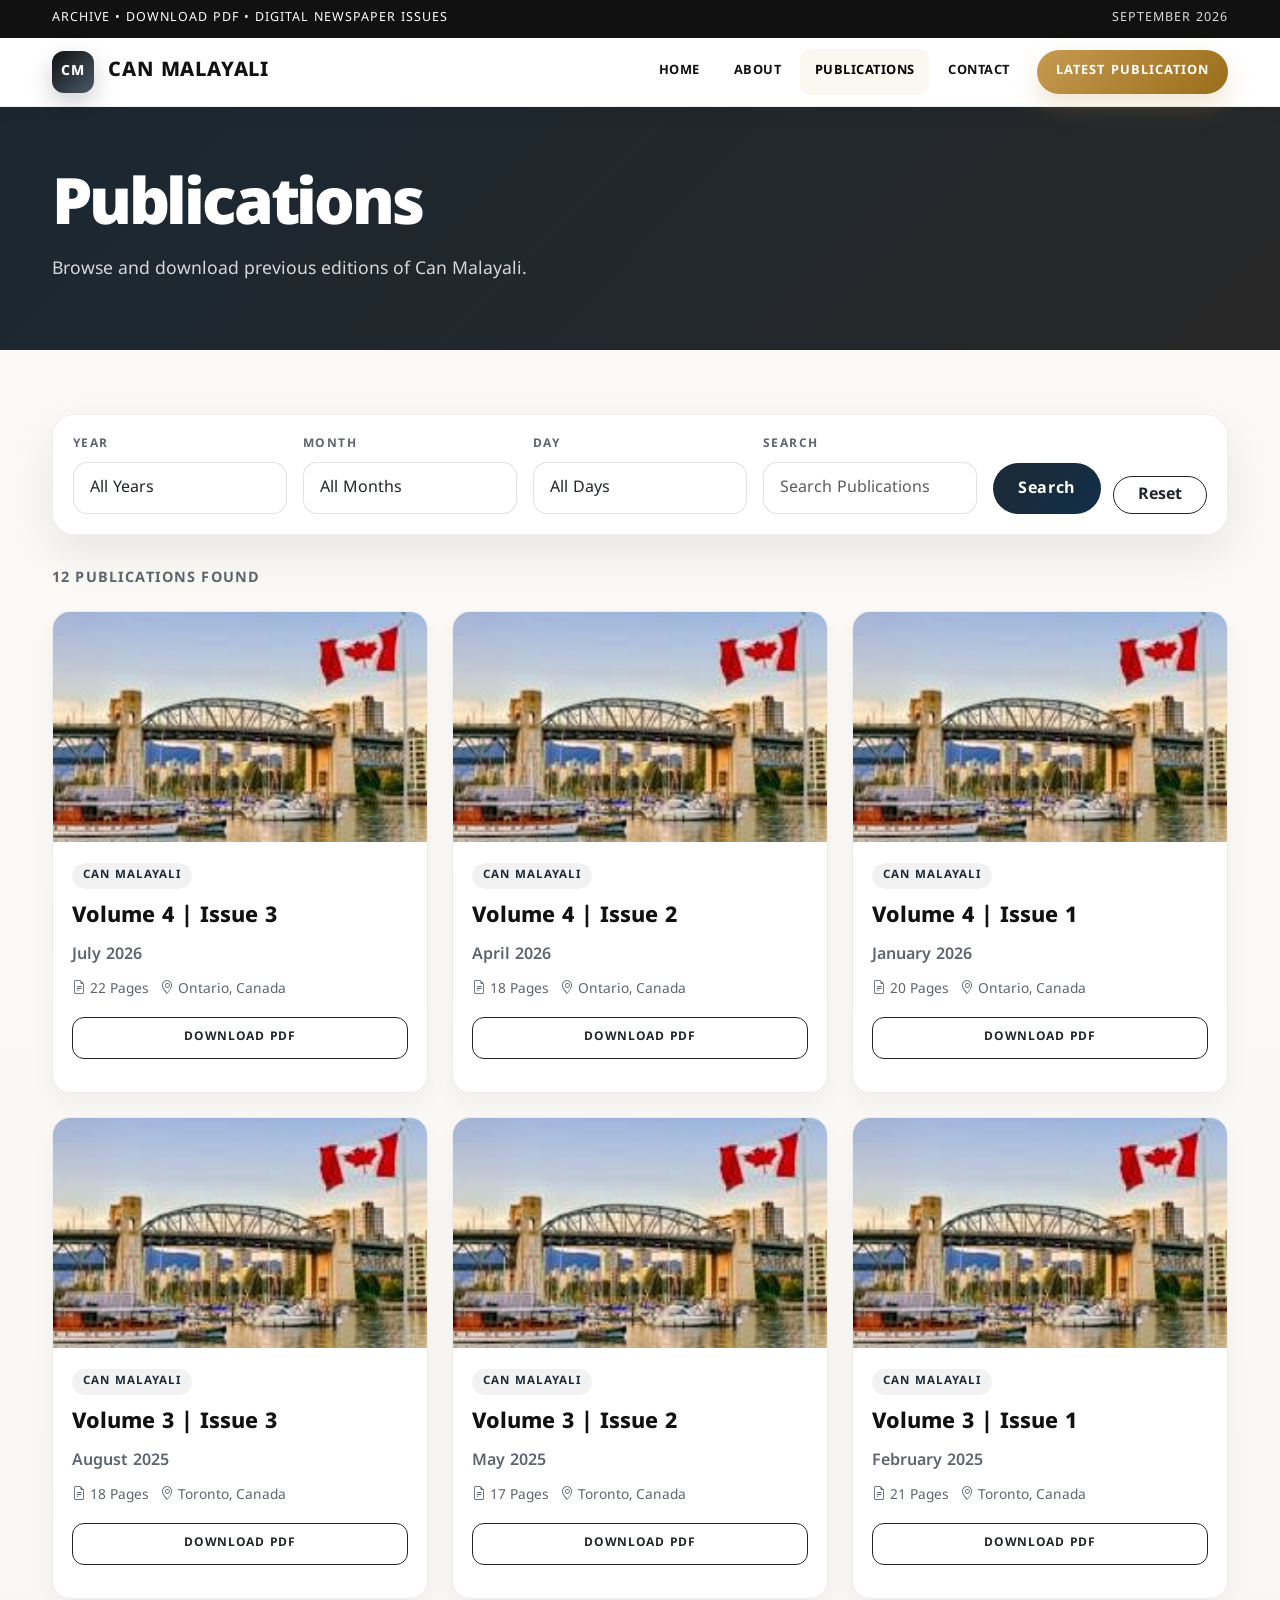
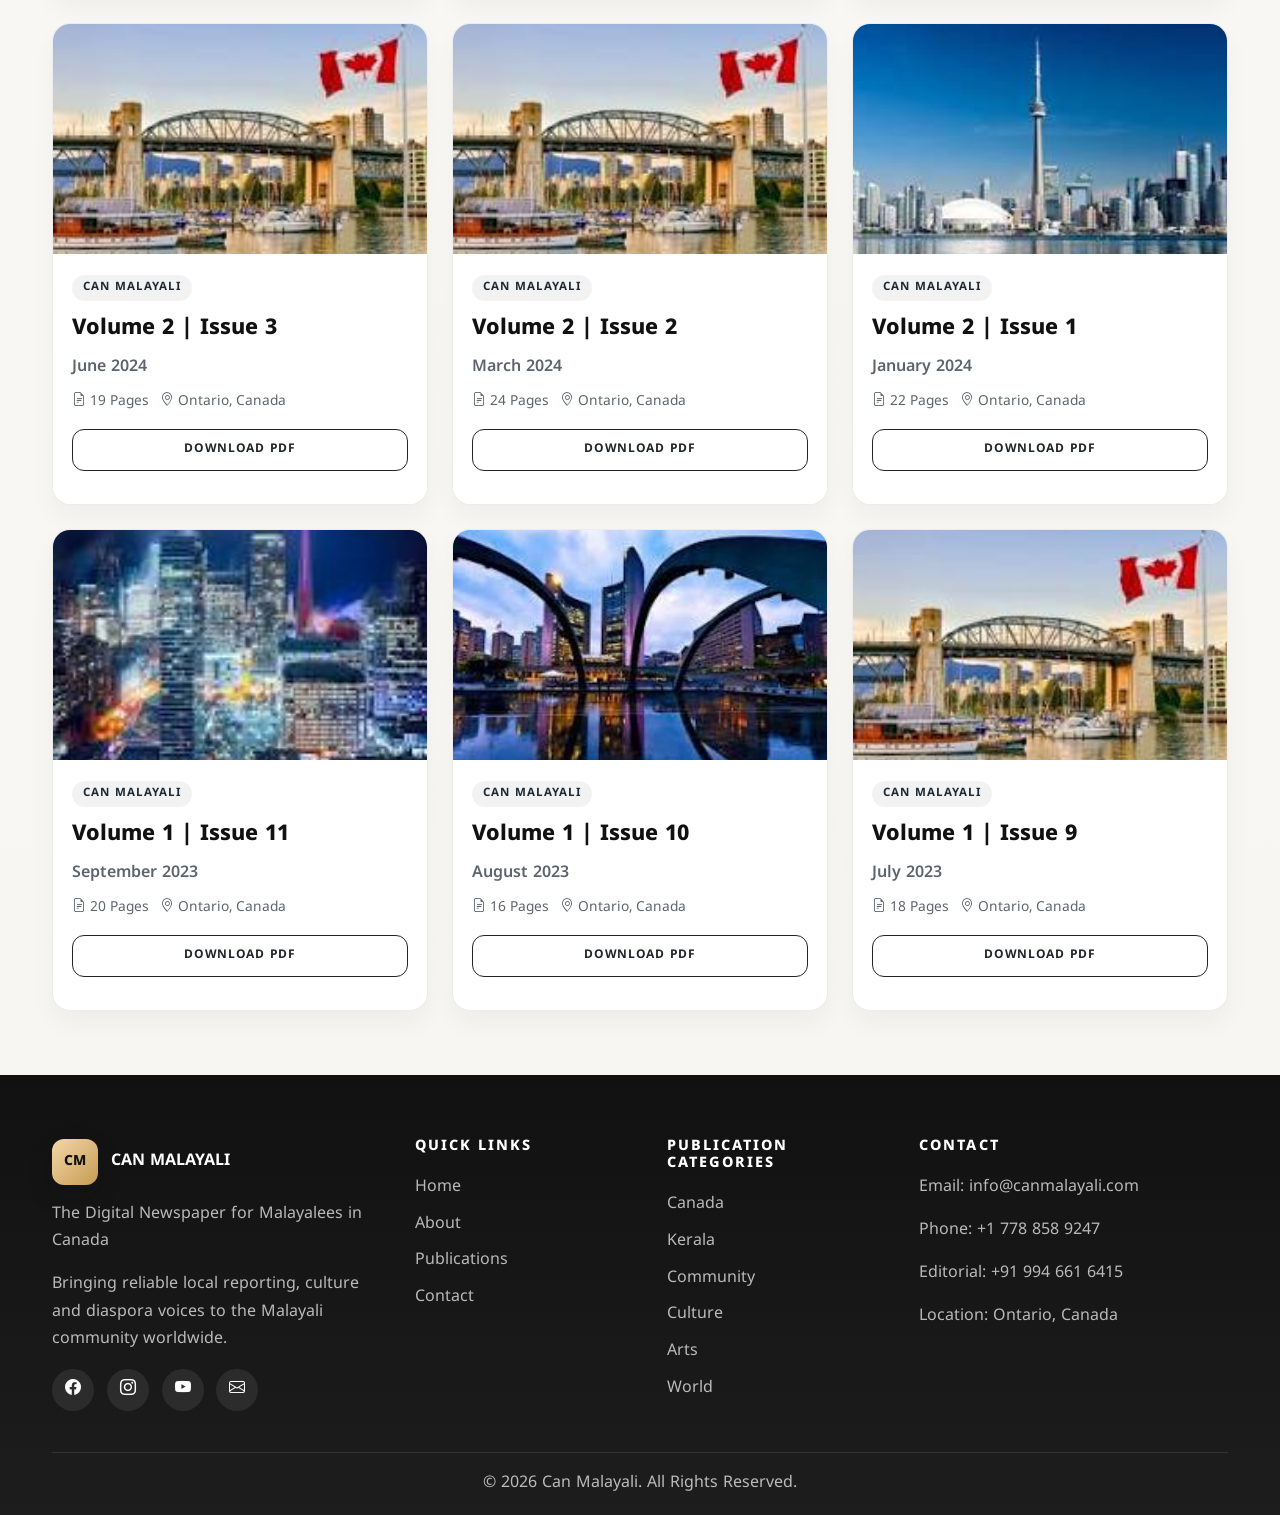
<file: publications.html>
<!DOCTYPE html>
<html lang="en">
  <head>
    <meta charset="UTF-8" />
    <meta name="viewport" content="width=device-width, initial-scale=1.0" />
    <title>Publications | Can Malayali</title>
    <meta name="description" content="Browse and download previous editions of Can Malayali, the Malayalam digital newspaper for Malayalees in Canada." />
    <meta property="og:title" content="Publications | Can Malayali" />
    <meta property="og:description" content="Browse and download previous editions of Can Malayali." />
    <meta property="og:type" content="website" />
    <meta property="og:url" content="https://devashilpa.github.io/canmalayali/publications.html" />
    <link rel="preconnect" href="https://fonts.googleapis.com" />
    <link rel="preconnect" href="https://fonts.gstatic.com" crossorigin />
    <link href="https://fonts.googleapis.com/css2?family=Noto+Sans+Malayalam:wght@400;500;700;800;900&family=Playfair+Display:wght@700;800;900&display=swap" rel="stylesheet" />
    <link href="https://cdn.jsdelivr.net/npm/bootstrap@5.3.3/dist/css/bootstrap.min.css" rel="stylesheet" />
    <link href="https://cdn.jsdelivr.net/npm/bootstrap-icons@1.11.3/font/bootstrap-icons.min.css" rel="stylesheet" />
    <link rel="stylesheet" href="css/style.css" />
  </head>
  <body>
    <div class="topbar">
      <div class="container">
        <div class="news-flash">Archive • Download PDF • Digital newspaper issues</div>
        <div class="date">September 2026</div>
      </div>
    </div>

    <nav class="navbar navbar-expand-lg">
      <div class="container">
        <a class="navbar-brand" href="index.html" aria-label="Can Malayali home page">
          <span class="brand-mark">CM</span>
          <span>CAN MALAYALI</span>
        </a>
        <button class="navbar-toggler" type="button" data-bs-toggle="collapse" data-bs-target="#mainNav" aria-label="Toggle navigation">
          <span class="navbar-toggler-icon"></span>
        </button>
        <div class="collapse navbar-collapse" id="mainNav">
          <ul class="navbar-nav ms-auto mb-2 mb-lg-0">
            <li class="nav-item"><a class="nav-link" href="index.html">Home</a></li>
            <li class="nav-item"><a class="nav-link" href="about.html">About</a></li>
            <li class="nav-item"><a class="nav-link active" href="publications.html">Publications</a></li>
            <li class="nav-item"><a class="nav-link" href="contact.html">Contact</a></li>
            <li class="nav-item ms-lg-2"><a class="btn navbar-btn" href="publications.html">Latest Publication</a></li>
          </ul>
        </div>
      </div>
    </nav>

    <header class="page-header">
      <div class="container">
        <h1>Publications</h1>
        <p>Browse and download previous editions of Can Malayali.</p>
      </div>
    </header>

    <main class="page-section">
      <div class="container">
        <div class="filter-panel">
          <div class="filter-grid">
            <div class="field">
              <label for="yearFilter">Year</label>
              <select id="yearFilter" class="form-select"><option value="">All Years</option></select>
            </div>
            <div class="field">
              <label for="monthFilter">Month</label>
              <select id="monthFilter" class="form-select"><option value="">All Months</option></select>
            </div>
            <div class="field">
              <label for="dayFilter">Day</label>
              <select id="dayFilter" class="form-select"><option value="">All Days</option></select>
            </div>
            <div class="field">
              <label for="searchInput">Search</label>
              <input id="searchInput" class="form-control" type="text" placeholder="Search Publications" aria-label="Search publications" />
            </div>
            <div class="field">
              <div class="filter-actions">
                <button id="search-button" class="btn btn-primary w-100" type="button">Search</button>
                <button id="reset-button" class="btn btn-outline-dark w-100" type="button">Reset</button>
              </div>
            </div>
          </div>
        </div>

        <div class="results-bar">
          <div id="resultCount" class="results-count">12 Publications Found</div>
        </div>

        <div id="publicationList" class="publication-grid"></div>
      </div>
    </main>

    <footer class="footer">
      <div class="container">
        <div class="footer-grid">
          <div>
            <div class="footer-brand">
              <span class="brand-mark">CM</span>
              <div>
                <strong class="d-block text-white">CAN MALAYALI</strong>
              </div>
            </div>
            <p class="mb-3">The Digital Newspaper for Malayalees in Canada</p>
            <p>Bringing reliable local reporting, culture and diaspora voices to the Malayali community worldwide.</p>
            <div class="social-links">
              <a href="#" aria-label="Facebook"><i class="bi bi-facebook"></i></a>
              <a href="#" aria-label="Instagram"><i class="bi bi-instagram"></i></a>
              <a href="#" aria-label="YouTube"><i class="bi bi-youtube"></i></a>
              <a href="mailto:info@canmalayali.com" aria-label="Email"><i class="bi bi-envelope"></i></a>
            </div>
          </div>

          <div>
            <h4>Quick Links</h4>
            <ul class="footer-links">
              <li><a href="index.html">Home</a></li>
              <li><a href="about.html">About</a></li>
              <li><a href="publications.html">Publications</a></li>
              <li><a href="contact.html">Contact</a></li>
            </ul>
          </div>

          <div>
            <h4>Publication Categories</h4>
            <ul class="footer-categories">
              <li><a href="publications.html">Canada</a></li>
              <li><a href="publications.html">Kerala</a></li>
              <li><a href="publications.html">Community</a></li>
              <li><a href="publications.html">Culture</a></li>
              <li><a href="publications.html">Arts</a></li>
              <li><a href="publications.html">World</a></li>
            </ul>
          </div>

          <div>
            <h4>Contact</h4>
            <p>Email: <a href="mailto:info@canmalayali.com">info@canmalayali.com</a></p>
            <p>Phone: +1 778 858 9247</p>
            <p>Editorial: +91 994 661 6415</p>
            <p>Location: Ontario, Canada</p>
          </div>
        </div>
        <div class="footer-bottom">© 2026 Can Malayali. All Rights Reserved.</div>
      </div>
    </footer>

    <div class="modal fade" id="paymentModal" tabindex="-1" aria-labelledby="paymentModalLabel" aria-hidden="true">
      <div class="modal-dialog modal-dialog-centered">
        <div class="modal-content payment-modal">
          <div class="modal-header">
            <h2 class="modal-title" id="paymentModalLabel">Choose Payment Method</h2>
            <button type="button" class="btn-close" data-bs-dismiss="modal" aria-label="Close"></button>
          </div>
          <form id="paymentForm">
            <div class="modal-body">
              <p class="text-muted">Select a payment method to access this publication PDF.</p>
              <label class="payment-option"><input type="radio" name="paymentMethod" value="card" required /> Credit or debit card</label>
              <label class="payment-option"><input type="radio" name="paymentMethod" value="interac" /> Interac e-Transfer</label>
              <label class="payment-option"><input type="radio" name="paymentMethod" value="paypal" /> PayPal</label>
              <div id="paymentMessage" class="alert alert-warning d-none mt-3 mb-0" role="status"></div>
            </div>
            <div class="modal-footer">
              <button type="button" class="btn btn-outline-dark" data-bs-dismiss="modal">Cancel</button>
              <button type="submit" class="btn btn-primary">Continue to Payment</button>
            </div>
          </form>
        </div>
      </div>
    </div>

    <button type="button" class="back-to-top" aria-label="Back to top"><i class="bi bi-arrow-up"></i></button>

    <script src="https://cdn.jsdelivr.net/npm/bootstrap@5.3.3/dist/js/bootstrap.bundle.min.js"></script>
    <script src="js/publications.js"></script>
    <script src="js/main.js"></script>
  </body>
</html>
</file>
<file: css/style.css>
:root {
  --ink: #111111;
  --muted: #5d646d;
  --paper: #f8f4ee;
  --panel: #ffffff;
  --line: #e6e0d7;
  --gold: #c69b52;
  --gold-deep: #9a6d1a;
  --brand: #1d2a36;
  --accent: #112e47;
  --shadow: 0 18px 45px rgba(17, 17, 17, 0.08);
  --radius: 18px;
}

html {
  scroll-behavior: smooth;
}

body {
  font-family: 'Noto Sans Malayalam', 'Segoe UI', sans-serif;
  color: var(--ink);
  background: linear-gradient(180deg, #fcfaf6 0%, #f7f5f2 100%);
  line-height: 1.7;
}

img {
  max-width: 100%;
  display: block;
}

a {
  text-decoration: none;
}

.container {
  max-width: 1200px;
}

.section-heading {
  position: relative;
  display: inline-block;
  font-weight: 800;
  letter-spacing: 0.02em;
  text-transform: uppercase;
  font-size: clamp(1.6rem, 3vw, 2.4rem);
  margin-bottom: 1.4rem;
}

.section-heading::after {
  content: '';
  position: absolute;
  left: 0;
  bottom: -10px;
  width: 72px;
  height: 3px;
  background: var(--gold);
  border-radius: 50px;
}

.topbar {
  background: var(--ink);
  color: #fff;
  font-size: 0.78rem;
  letter-spacing: 0.08em;
  text-transform: uppercase;
}

.topbar .container {
  display: flex;
  justify-content: space-between;
  align-items: center;
  gap: 1rem;
  min-height: 38px;
}

.topbar .date {
  opacity: 0.85;
}

.topbar .news-flash {
  white-space: nowrap;
  overflow: hidden;
  text-overflow: ellipsis;
}

.navbar {
  background: rgba(255, 255, 255, 0.97);
  backdrop-filter: blur(10px);
  border-bottom: 1px solid rgba(17, 17, 17, 0.07);
  position: sticky !important;
  top: 0;
  z-index: 1020;
  box-shadow: 0 8px 18px rgba(17,17,17,0.04);
}

.navbar-brand {
  display: flex;
  align-items: center;
  gap: 0.9rem;
  font-weight: 800;
  color: var(--ink);
  text-transform: uppercase;
  letter-spacing: 0.04em;
}

.brand-mark {
  width: 42px;
  height: 42px;
  border-radius: 12px;
  background: linear-gradient(135deg, var(--ink), #4a5a68);
  color: white;
  display: grid;
  place-items: center;
  font-size: 0.87rem;
  font-weight: 800;
  box-shadow: 0 10px 25px rgba(17, 17, 17, 0.2);
}

.navbar-nav {
  align-items: center;
  gap: 0.3rem;
}

.nav-link {
  color: var(--ink);
  font-weight: 700;
  letter-spacing: 0.04em;
  text-transform: uppercase;
  font-size: 0.8rem;
  padding: 0.75rem 0.9rem !important;
  border-radius: 10px;
  transition: all 0.2s ease;
}

.nav-link:hover,
.nav-link.active {
  color: var(--brand);
  background: rgba(198, 155, 82, 0.08);
}

.navbar-btn {
  background: linear-gradient(135deg, var(--gold), var(--gold-deep));
  color: #fff;
  border: 0;
  border-radius: 999px;
  padding: 0.8rem 1.2rem;
  font-size: 0.8rem;
  letter-spacing: 0.08em;
  text-transform: uppercase;
  font-weight: 700;
  box-shadow: 0 12px 24px rgba(198,155,82,0.25);
}

.navbar-btn:hover {
  color: #fff;
  transform: translateY(-1px);
}

.hero-section {
  position: relative;
  isolation: isolate;
  min-height: min(700px, calc(100vh - 92px));
  display: flex;
  align-items: center;
  overflow: hidden;
  padding: 3.5rem 0 2.7rem;
  background:
    linear-gradient(90deg, rgba(245, 239, 226, 0.8) 0%, rgba(245, 239, 226, 0.76) 33%, rgba(245, 239, 226, 0.54) 58%, rgba(245, 239, 226, 0.25) 100%),
    linear-gradient(180deg, rgba(255,255,255,0.22) 0%, rgba(255,255,255,0.55) 62%, rgba(236,227,211,0.74) 100%),
    url('https://images.unsplash.com/photo-1517935706615-2717063c2225?auto=format&fit=crop&w=1920&q=85') center bottom / cover no-repeat;
}

.hero-section::after {
  content: '';
  position: absolute;
  inset: 0;
  z-index: -1;
  background: linear-gradient(180deg, transparent 42%, rgba(17, 39, 50, 0.18) 100%);
  pointer-events: none;
}

.hero-atmosphere {
  position: absolute;
  inset: 0;
  z-index: 0;
  pointer-events: none;
}

.maple-leaf {
  position: absolute;
  width: 46px;
  height: 54px;
  opacity: 0.16;
  transform: rotate(18deg);
}

.maple-leaf::before {
  content: '';
  position: absolute;
  inset: 0;
  background: #bd2e2e;
  clip-path: polygon(50% 0, 62% 23%, 82% 13%, 73% 38%, 100% 42%, 73% 55%, 82% 78%, 59% 69%, 50% 100%, 41% 69%, 18% 78%, 27% 55%, 0 42%, 27% 38%, 18% 13%, 38% 23%);
}

.maple-leaf-one {
  top: 15%;
  left: 8%;
  transform: rotate(-22deg) scale(1.15);
}

.maple-leaf-two {
  top: 20%;
  right: 9%;
  transform: rotate(24deg) scale(0.85);
}

.maple-leaf-three {
  bottom: 17%;
  right: 19%;
  transform: rotate(-17deg) scale(0.55);
  opacity: 0.11;
}

.hero-container {
  position: relative;
  z-index: 1;
}

.hero-masthead {
  width: min(100%, 1050px);
  margin: 0 auto;
  text-align: center;
  color: var(--brand);
}

.hero-kicker {
  color: #1b4c41;
  text-transform: uppercase;
  letter-spacing: 0.22em;
  font-size: 0.72rem;
  font-weight: 800;
  margin-top: 0.45rem;
}

.hero-title {
  color: #132b40;
  font-family: 'Playfair Display', Georgia, serif;
  font-size: clamp(3rem, 7.1vw, 6.85rem);
  font-weight: 900;
  line-height: 0.95;
  margin: 0.35rem 0 0.7rem;
  letter-spacing: -0.045em;
  text-shadow: 0 2px 0 rgba(255,255,255,0.35);
}

.hero-title span {
  color: #bd2e2e;
}

.hero-subtitle {
  max-width: 890px;
  margin: 0 auto;
  color: #1b4c41;
  font-size: clamp(0.66rem, 1.12vw, 0.95rem);
  font-weight: 800;
  letter-spacing: 0.18em;
  line-height: 1.65;
}

.maple-emblem {
  display: inline-block;
  position: relative;
  width: 42px;
  height: 48px;
  margin: 0 auto;
  filter: drop-shadow(0 5px 7px rgba(121, 36, 27, 0.2));
}

.maple-emblem svg {
  display: block;
  width: 100%;
  height: 100%;
}

.maple-emblem svg path {
  fill: #c3342c;
  stroke: #171717;
  stroke-width: 4;
  stroke-linejoin: round;
}

.maple-emblem::before,
.maple-emblem::after {
  display: none;
}

.maple-emblem::before,
.maple-emblem::after,
.maple-emblem span {
  content: '';
  position: absolute;
  left: 50%;
  background: #c3342c;
  transform: translateX(-50%);
}

.maple-emblem::before {
  top: 2px;
  width: 30px;
  height: 35px;
  clip-path: polygon(50% 0, 62% 23%, 82% 13%, 73% 38%, 100% 42%, 73% 55%, 82% 78%, 59% 69%, 50% 100%, 41% 69%, 18% 78%, 27% 55%, 0 42%, 27% 38%, 18% 13%, 38% 23%);
}

.maple-emblem::after {
  top: 30px;
  width: 5px;
  height: 17px;
  background: #8e2a28;
}

.maple-emblem-small {
  width: 20px;
  height: 23px;
  vertical-align: middle;
  filter: none;
}

.maple-emblem-small::before {
  width: 16px;
  height: 19px;
}

.maple-emblem-small::after {
  top: 16px;
  width: 3px;
  height: 8px;
}

.maple-emblem-small svg path {
  stroke: none;
}

.hero-divider {
  display: flex;
  align-items: center;
  gap: 1rem;
  width: min(100%, 540px);
  margin: 1rem auto 1.25rem;
  color: #bd2e2e;
}

.hero-divider::before,
.hero-divider::after {
  content: '';
  height: 1px;
  flex: 1;
  background: rgba(27, 76, 65, 0.45);
}

.hero-contact-panel {
  display: grid;
  grid-template-columns: repeat(3, 1fr);
  width: min(100%, 930px);
  margin: 0 auto;
  padding: 1.15rem 1.3rem;
  background: rgba(255, 255, 255, 0.66);
  border: 1px solid rgba(255,255,255,0.78);
  border-radius: 10px;
  box-shadow: 0 16px 35px rgba(17, 39, 50, 0.12), inset 0 1px 0 rgba(255,255,255,0.75);
  backdrop-filter: blur(11px);
}

.hero-contact-item {
  position: relative;
  display: flex;
  flex-direction: column;
  justify-content: center;
  gap: 0.25rem;
  min-height: 58px;
  padding: 0.2rem 1rem 0.2rem 4rem;
  color: #bd2e2e;
  font-size: 0.78rem;
  font-weight: 700;
  line-height: 1.4;
}

.hero-contact-icon {
  position: absolute;
  left: 0.8rem;
  top: 50%;
  width: 2.25rem;
  height: 2.25rem;
  display: grid;
  place-items: center;
  border-radius: 50%;
  transform: translateY(-50%);
  background: #153e60;
  color: #fff;
  font-size: 1rem;
}

.hero-contact-item + .hero-contact-item {
  border-left: 1px solid rgba(19, 43, 64, 0.2);
}

.hero-contact-item a {
  color: #bd2e2e;
}

.hero-contact-label {
  color: #132b40;
  font-size: 0.67rem;
  letter-spacing: 0.15em;
  text-transform: uppercase;
  font-weight: 900;
}

.hero-publication-strip {
  display: grid;
  grid-template-columns: 0.8fr 0.8fr 1.7fr 0.8fr;
  width: min(100%, 930px);
  margin: 1rem auto 0;
  padding: 0.75rem 0;
  border-top: 1px solid rgba(19, 43, 64, 0.28);
  border-bottom: 1px solid rgba(19, 43, 64, 0.28);
}

.hero-publication-strip div {
  display: flex;
  flex-direction: column;
  gap: 0.12rem;
  align-items: center;
  padding: 0 0.75rem;
}

.hero-publication-strip div + div {
  border-left: 1px solid rgba(19, 43, 64, 0.18);
}

.hero-publication-strip span {
  color: #1b4c41;
  font-size: 0.61rem;
  letter-spacing: 0.15em;
  text-transform: uppercase;
  font-weight: 800;
}

.hero-publication-strip strong {
  color: #132b40;
  font-family: 'Playfair Display', Georgia, serif;
  font-size: 1.08rem;
  text-transform: uppercase;
}

.hero-origin {
  margin-top: 0.75rem;
  color: #132b40;
  font-size: 0.65rem;
  letter-spacing: 0.22em;
  text-transform: uppercase;
  font-weight: 900;
}

.btn-primary,
.btn-outline-primary,
.btn-secondary {
  border-radius: 999px;
  padding: 0.85rem 1.5rem;
  letter-spacing: 0.04em;
  font-weight: 700;
}

.btn-primary {
  background: linear-gradient(135deg, var(--brand), var(--accent));
  border: none;
}

.btn-primary:hover {
  background: linear-gradient(135deg, #0d1b2b, #183553);
}

.btn-outline-primary {
  border-color: rgba(17,17,17,0.15);
  color: var(--ink);
  background: white;
}

.btn-outline-primary:hover {
  background: var(--ink);
  border-color: var(--ink);
  color: #fff;
}

.hero-news-card {
  width: min(100%, 470px);
  background: #f6efe3;
  border: 1px solid rgba(17,17,17,0.08);
  border-radius: 25px;
  overflow: hidden;
  box-shadow: 0 30px 50px rgba(17,17,17,0.10);
}

.hero-news-card .image-wrap {
  height: 270px;
  overflow: hidden;
}

.hero-news-card img {
  width: 100%;
  height: 100%;
  object-fit: cover;
}

.news-card-body {
  padding: 1.25rem 1.25rem 1.5rem;
}

.news-type {
  font-size: 0.76rem;
  letter-spacing: 0.12em;
  text-transform: uppercase;
  color: var(--gold-deep);
  font-weight: 800;
}

.news-card-title {
  font-size: clamp(1.35rem, 2vw, 2rem);
  font-weight: 800;
  line-height: 1.15;
  margin: 0.55rem 0 0.9rem;
}

.meta-line {
  font-size: 0.86rem;
  color: var(--muted);
  display: flex;
  flex-wrap: wrap;
  gap: 0.9rem;
}

.content-section {
  padding: 3.8rem 0;
}

.homepage-about-grid {
  display: grid;
  grid-template-columns: 1.35fr 0.65fr;
  gap: 2rem;
  align-items: center;
  margin-bottom: 3.8rem;
}

.homepage-about-lead {
  max-width: 680px;
  color: var(--brand);
  font-size: clamp(1.25rem, 2.4vw, 1.8rem);
  font-weight: 700;
  line-height: 1.35;
}

.homepage-about-copy {
  max-width: 680px;
  color: var(--muted);
  margin-bottom: 1.4rem;
}

.homepage-about-note {
  padding: 1.6rem;
  border-left: 3px solid var(--gold);
  background: linear-gradient(135deg, rgba(198,155,82,0.12), rgba(255,255,255,0.72));
}

.homepage-about-note h3 {
  color: var(--brand);
  font-family: 'Playfair Display', Georgia, serif;
  font-size: clamp(1.6rem, 3vw, 2.3rem);
  line-height: 1.1;
  margin: 0.5rem 0 0.8rem;
}

.homepage-about-note p {
  color: var(--muted);
  margin-bottom: 0;
}

.homepage-publication-heading {
  border-top: 1px solid var(--line);
  padding-top: 3rem;
}

.community-section {
  margin-bottom: 3.8rem;
  padding: 2.2rem;
  background: #fff;
  color: #111;
  border: 1px solid var(--line);
  border-radius: 18px;
  box-shadow: 0 18px 38px rgba(17, 43, 64, 0.08);
}

.community-heading-row {
  display: flex;
  justify-content: space-between;
  align-items: end;
  gap: 2rem;
  margin-bottom: 1.8rem;
}

.community-heading-row .category-label {
  color: #1b4c41;
}

.community-heading-row .section-heading {
  color: #132b40;
  margin-top: 0.55rem;
  margin-bottom: 1rem;
}

.community-heading-row .section-heading::after {
  background: #bd2e2e;
}

.community-intro {
  max-width: 700px;
  margin: 0;
  color: #4d5963;
}

.community-heading-row .btn-outline-primary {
  flex: 0 0 auto;
  border-color: #132b40;
  color: #132b40;
  background: transparent;
}

.community-heading-row .btn-outline-primary:hover {
  background: #132b40;
  color: #fff;
}

.community-grid {
  display: grid;
  grid-template-columns: repeat(3, minmax(0, 1fr));
  gap: 1rem;
}

.community-card {
  padding: 1.35rem;
  border: 1px solid #dce3e8;
  background: #f8fafb;
  border-radius: 12px;
}

.community-card i {
  color: #1d527a;
  font-size: 1.5rem;
}

.community-card h3 {
  color: #132b40;
  margin: 0.8rem 0 0.45rem;
  font-size: 1.15rem;
  font-weight: 800;
}

.community-card p {
  margin: 0;
  color: #4d5963;
  font-size: 0.92rem;
}

.publication-feature {
  display: grid;
  grid-template-columns: 1.2fr 1.8fr;
  gap: 2rem;
  align-items: center;
}

.publication-cover {
  background: #fff;
  border: 1px solid rgba(17,17,17,0.08);
  border-radius: 22px;
  overflow: hidden;
  box-shadow: var(--shadow);
}

.publication-cover img {
  width: 100%;
  height: 100%;
  object-fit: cover;
}

.publication-details {
  background: rgba(255,255,255,0.7);
  border: 1px solid rgba(17,17,17,0.06);
  border-radius: 22px;
  padding: 1.75rem;
}

.publication-details h3 {
  font-size: clamp(1.7rem, 3vw, 2.25rem);
  font-weight: 900;
  margin: 0.6rem 0 0.8rem;
}

.publication-details .issue-title {
  display: inline-block;
  background: rgba(198, 155, 82, 0.12);
  color: var(--gold-deep);
  padding: 0.45rem 0.7rem;
  border-radius: 999px;
  font-size: 0.72rem;
  letter-spacing: 0.12em;
  text-transform: uppercase;
  font-weight: 800;
}

.stats-list {
  display: flex;
  flex-wrap: wrap;
  gap: 1rem;
  margin: 1.2rem 0 1.5rem;
  color: var(--muted);
  font-size: 0.9rem;
}

.stats-list span {
  background: #f5f1eb;
  border-radius: 999px;
  padding: 0.5rem 0.8rem;
}

.action-row {
  display: flex;
  flex-wrap: wrap;
  gap: 0.8rem;
}

.featured-grid,
.publication-grid {
  display: grid;
  grid-template-columns: repeat(3, minmax(0, 1fr));
  gap: 1.5rem;
}

.article-card,
.publication-card {
  background: rgba(255,255,255,0.95);
  border: 1px solid rgba(17,17,17,0.08);
  border-radius: var(--radius);
  overflow: hidden;
  box-shadow: 0 12px 25px rgba(17,17,17,0.04);
  transition: all 0.3s ease;
}

.article-card:hover,
.publication-card:hover {
  transform: translateY(-6px);
  box-shadow: 0 22px 40px rgba(17,17,17,0.08);
}

.article-card .image-wrap,
.publication-card .image-wrap {
  position: relative;
  overflow: hidden;
  background: #ededed;
}

.article-card img,
.publication-card img {
  width: 100%;
  height: 230px;
  object-fit: cover;
  transition: transform 0.5s ease;
}

.article-card:hover img,
.publication-card:hover img {
  transform: scale(1.03);
}

.card-body {
  padding: 1.2rem 1.2rem 1.3rem;
}

.badge {
  display: inline-flex;
  background: rgba(17,17,17,0.05);
  color: var(--brand);
  padding: 0.45rem 0.7rem;
  border-radius: 999px;
  font-size: 0.72rem;
  font-weight: 700;
  letter-spacing: 0.08em;
  text-transform: uppercase;
}

.article-card h3,
.publication-card h3 {
  font-size: 1.35rem;
  font-weight: 800;
  line-height: 1.3;
  margin: 0.9rem 0 0.7rem;
}

.article-card p,
.publication-card p {
  color: var(--muted);
  margin-bottom: 1.1rem;
}

.category-label {
  color: var(--gold-deep);
  font-size: 0.7rem;
  letter-spacing: 0.12em;
  text-transform: uppercase;
  font-weight: 700;
}

.page-header {
  background: linear-gradient(135deg, rgba(17,31,42,0.96), rgba(17,17,17,0.9));
  color: white;
  padding: 4rem 0 3rem;
}

.page-header h1 {
  font-size: clamp(2.2rem, 5vw, 4rem);
  font-weight: 900;
  letter-spacing: -0.05em;
}

.page-header p {
  color: rgba(255,255,255,0.82);
  font-size: 1.1rem;
}

.about-layout {
  display: grid;
  grid-template-columns: 1.1fr 0.9fr;
  gap: 2rem;
}

.editorial-box,
.profile-card {
  background: rgba(255,255,255,0.9);
  border: 1px solid rgba(17,17,17,0.08);
  border-radius: 22px;
  padding: 1.5rem;
  box-shadow: var(--shadow);
}

.profile-card {
  background: linear-gradient(135deg, #f9f4eb, #ffffff);
}

.highlight-list {
  list-style: none;
  padding: 0;
  margin: 1rem 0 0;
}

.highlight-list li {
  display: flex;
  align-items: flex-start;
  gap: 0.8rem;
  margin-bottom: 1rem;
  color: var(--muted);
}

.highlight-list li i {
  color: var(--gold-deep);
  font-size: 1.1rem;
  margin-top: 0.2rem;
}

.mission-grid {
  display: grid;
  grid-template-columns: repeat(2, minmax(0, 1fr));
  gap: 1.5rem;
}

.mission-box {
  background: #fff;
  border: 1px solid rgba(17,17,17,0.08);
  border-radius: 20px;
  padding: 1.5rem;
  box-shadow: 0 12px 22px rgba(17,17,17,0.05);
}

.mission-box h3,
.contact-card h3 {
  font-size: 1.35rem;
  font-weight: 800;
  margin: 0.7rem 0 0.7rem;
}

.contact-grid {
  display: grid;
  grid-template-columns: 1.1fr 1.4fr;
  gap: 2rem;
}

.contact-card {
  background: rgba(255,255,255,0.94);
  border: 1px solid rgba(17,17,17,0.07);
  border-radius: 22px;
  padding: 1.6rem;
  box-shadow: var(--shadow);
}

.contact-list {
  list-style: none;
  padding: 0;
  margin: 1rem 0 0;
}

.contact-list li {
  display: flex;
  align-items: flex-start;
  gap: 0.8rem;
  margin-bottom: 1rem;
  color: var(--muted);
}

.contact-list i {
  color: var(--gold-deep);
  font-size: 1.2rem;
  margin-top: 0.15rem;
}

.form-control,
.form-select {
  border-radius: 14px;
  min-height: 52px;
  border: 1px solid rgba(17,17,17,0.12);
  background: #fff;
  padding: 0.75rem 1rem;
}

.form-control:focus,
.form-select:focus {
  border-color: rgba(17,17,17,0.25);
  box-shadow: 0 0 0 0.25rem rgba(17,17,17,0.08);
}

textarea.form-control {
  min-height: 150px;
  resize: vertical;
}

.filter-panel {
  background: rgba(255,255,255,0.92);
  border: 1px solid rgba(17,17,17,0.07);
  border-radius: 22px;
  padding: 1.25rem;
  box-shadow: var(--shadow);
  margin-bottom: 2rem;
}

.filter-grid {
  display: grid;
  grid-template-columns: repeat(5, minmax(0, 1fr));
  gap: 1rem;
  align-items: end;
}

.filter-grid .field {
  display: flex;
  flex-direction: column;
  gap: 0.45rem;
}

.filter-grid label {
  font-size: 0.75rem;
  font-weight: 700;
  letter-spacing: 0.12em;
  text-transform: uppercase;
  color: var(--muted);
}

.filter-actions {
  display: flex;
  gap: 0.75rem;
  align-items: end;
}

.btn-outline-dark {
  border-radius: 999px;
  font-weight: 700;
}

.results-bar {
  display: flex;
  justify-content: space-between;
  align-items: center;
  gap: 1rem;
  margin-bottom: 1.2rem;
}

.results-count {
  font-size: 0.9rem;
  letter-spacing: 0.08em;
  text-transform: uppercase;
  color: var(--muted);
  font-weight: 700;
}

.empty-state {
  display: none;
  background: rgba(255,255,255,0.9);
  border: 1px dashed rgba(17,17,17,0.2);
  border-radius: 20px;
  padding: 3rem 2rem;
  text-align: center;
  box-shadow: var(--shadow);
}

.empty-state.visible {
  display: block;
}

.empty-state i {
  font-size: 2.5rem;
  color: var(--gold-deep);
}

.payment-modal {
  border: 0;
  border-radius: 18px;
  overflow: hidden;
}

.payment-modal .modal-header {
  background: var(--brand);
  color: #fff;
}

.payment-modal .btn-close {
  filter: invert(1);
}

.payment-option {
  display: block;
  padding: 0.85rem 1rem;
  margin-top: 0.7rem;
  border: 1px solid var(--line);
  border-radius: 10px;
  color: var(--brand);
  cursor: pointer;
}

.payment-option input {
  margin-right: 0.65rem;
  accent-color: var(--gold-deep);
}

.publication-card .image-wrap {
  background: #f5f0e8;
}

.publication-card .card-body {
  min-height: 250px;
}

.publication-card .meta {
  font-size: 0.86rem;
  color: var(--muted);
  display: flex;
  gap: 0.7rem;
  flex-wrap: wrap;
}

.publication-card .meta span {
  white-space: nowrap;
}

.publication-card .action-row {
  margin-top: 1rem;
  display: flex;
  gap: 0.7rem;
}

.publication-card .btn-sm {
  flex: 1;
  border-radius: 12px;
  padding: 0.7rem 0.8rem;
  font-size: 0.75rem;
  letter-spacing: 0.06em;
  text-transform: uppercase;
  font-weight: 700;
}

.page-section {
  padding: 4rem 0;
}

.footer {
  background: linear-gradient(180deg, #111111, #1d1d1d);
  color: rgba(255,255,255,0.86);
  padding-top: 4rem;
}

.footer-grid {
  display: grid;
  grid-template-columns: 1.5fr 1fr 1fr 1.4fr;
  gap: 2rem;
}

.footer h4 {
  color: #fff;
  font-size: 0.9rem;
  letter-spacing: 0.14em;
  text-transform: uppercase;
  margin-bottom: 1.1rem;
  font-weight: 800;
}

.footer a,
.footer p,
.footer li {
  color: rgba(255,255,255,0.7);
}

.footer-links,
.footer-categories {
  list-style: none;
  padding: 0;
  margin: 0;
}

.footer-links li,
.footer-categories li {
  margin-bottom: 0.6rem;
}

.footer-brand {
  display: flex;
  align-items: center;
  gap: 0.8rem;
  margin-bottom: 1rem;
}

.footer-brand .brand-mark {
  width: 46px;
  height: 46px;
  border-radius: 12px;
  background: linear-gradient(135deg, #f3d7a9, #c69b52);
  color: #111;
}

.footer-bottom {
  border-top: 1px solid rgba(255,255,255,0.1);
  padding: 1.1rem 0;
  margin-top: 2.5rem;
  text-align: center;
  color: rgba(255,255,255,0.7);
}

.social-links {
  display: flex;
  gap: 0.8rem;
  margin-top: 1rem;
}

.social-links a {
  width: 42px;
  height: 42px;
  border-radius: 50%;
  display: grid;
  place-items: center;
  background: rgba(255,255,255,0.08);
  color: #fff;
  transition: all 0.2s ease;
}

.social-links a:hover {
  background: var(--gold);
  color: #111;
}

.back-to-top {
  position: fixed;
  right: 24px;
  bottom: 24px;
  width: 52px;
  height: 52px;
  background: linear-gradient(135deg, var(--gold), var(--gold-deep));
  color: white;
  border: none;
  border-radius: 50%;
  display: grid;
  place-items: center;
  box-shadow: 0 18px 28px rgba(17,17,17,0.15);
  opacity: 0;
  visibility: hidden;
  transform: translateY(10px);
  transition: all 0.3s ease;
  z-index: 999;
}

.back-to-top.show {
  opacity: 1;
  visibility: visible;
  transform: translateY(0);
}

@media (max-width: 991.98px) {
  .navbar-collapse {
    background: rgba(255,255,255,0.98);
    padding: 1rem;
    border-radius: 18px;
    margin-top: 1rem;
    border: 1px solid rgba(17,17,17,0.06);
  }

  .filter-grid {
    grid-template-columns: repeat(2, minmax(0, 1fr));
  }

  .featured-grid,
  .publication-grid {
    grid-template-columns: repeat(2, minmax(0, 1fr));
  }

  .about-layout,
  .contact-grid,
  .publication-feature,
  .homepage-about-grid {
    grid-template-columns: 1fr;
  }

  .community-grid {
    grid-template-columns: 1fr;
  }

  .footer-grid {
    grid-template-columns: repeat(2, minmax(0, 1fr));
  }
}

@media (max-width: 767.98px) {
  .featured-grid,
  .publication-grid,
  .footer-grid,
  .mission-grid,
  .filter-grid {
    grid-template-columns: 1fr;
  }

  .topbar .container {
    justify-content: center;
    text-align: center;
    flex-direction: column;
    padding: 0.65rem 1rem;
  }

  .hero-section {
    min-height: auto;
    padding: 2.5rem 0 2rem;
    background:
      linear-gradient(180deg, rgba(245, 239, 226, 0.96) 0%, rgba(245, 239, 226, 0.84) 64%, rgba(236,227,211,0.78) 100%),
      url('https://images.unsplash.com/photo-1517935706615-2717063c2225?auto=format&fit=crop&w=1000&q=80') center bottom / cover no-repeat;
  }

  .hero-title {
    font-size: clamp(3rem, 16vw, 5rem);
  }

  .hero-subtitle {
    font-size: 0.64rem;
    letter-spacing: 0.11em;
  }

  .hero-contact-panel,
  .hero-publication-strip {
    grid-template-columns: 1fr;
  }

  .hero-contact-panel {
    padding: 0.65rem 0.8rem;
  }

  .hero-contact-item {
    min-height: auto;
    padding: 0.7rem 0.5rem 0.7rem 3.5rem;
  }

  .hero-contact-item + .hero-contact-item,
  .hero-publication-strip div + div {
    border-left: 0;
    border-top: 1px solid rgba(19, 43, 64, 0.16);
  }

  .hero-publication-strip {
    gap: 0;
  }

  .hero-publication-strip div {
    padding: 0.55rem 0;
  }

  .hero-origin {
    letter-spacing: 0.14em;
  }

  .community-section {
    padding: 1.35rem;
  }

  .community-heading-row {
    align-items: flex-start;
    flex-direction: column;
    gap: 1rem;
  }

  .action-row,
  .filter-actions {
    flex-direction: column;
    align-items: stretch;
  }

  .results-bar {
    flex-direction: column;
    align-items: flex-start;
  }

  .navbar-brand {
    font-size: 0.9rem;
  }
}
</file>
